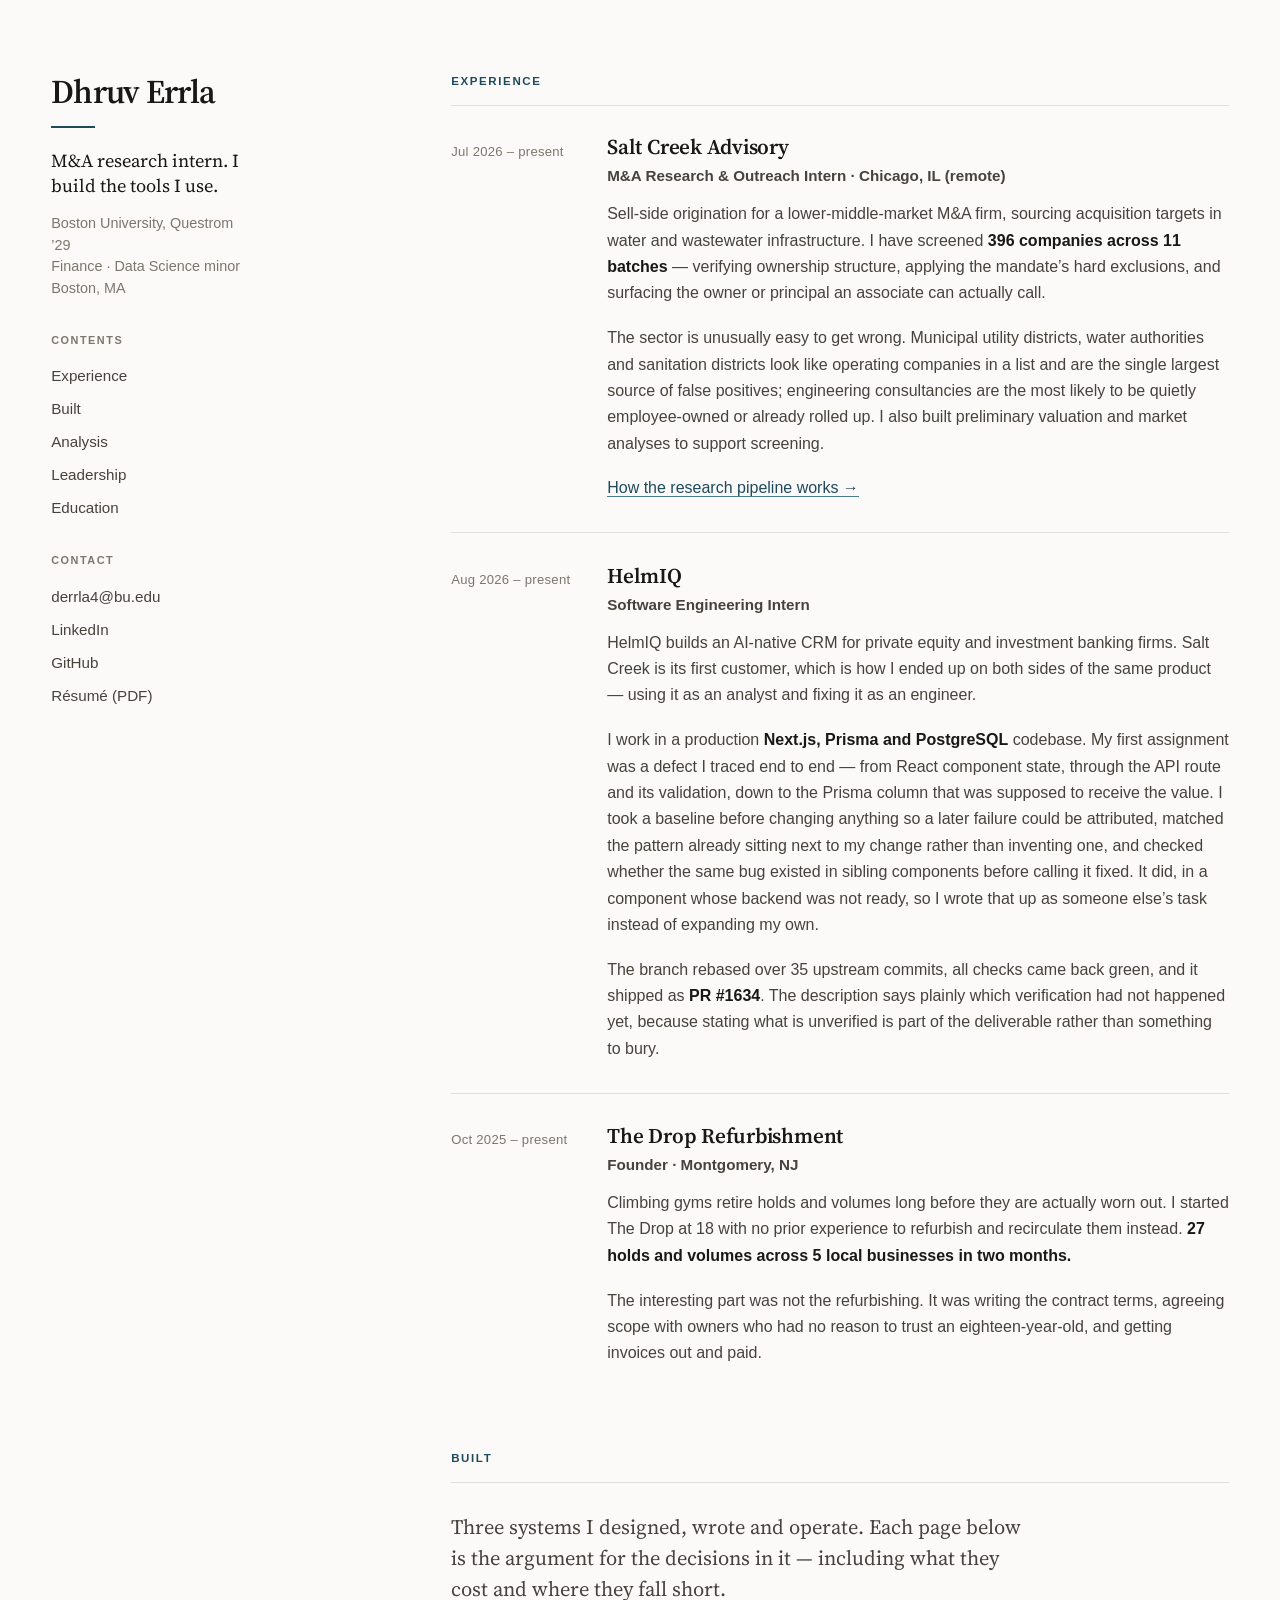
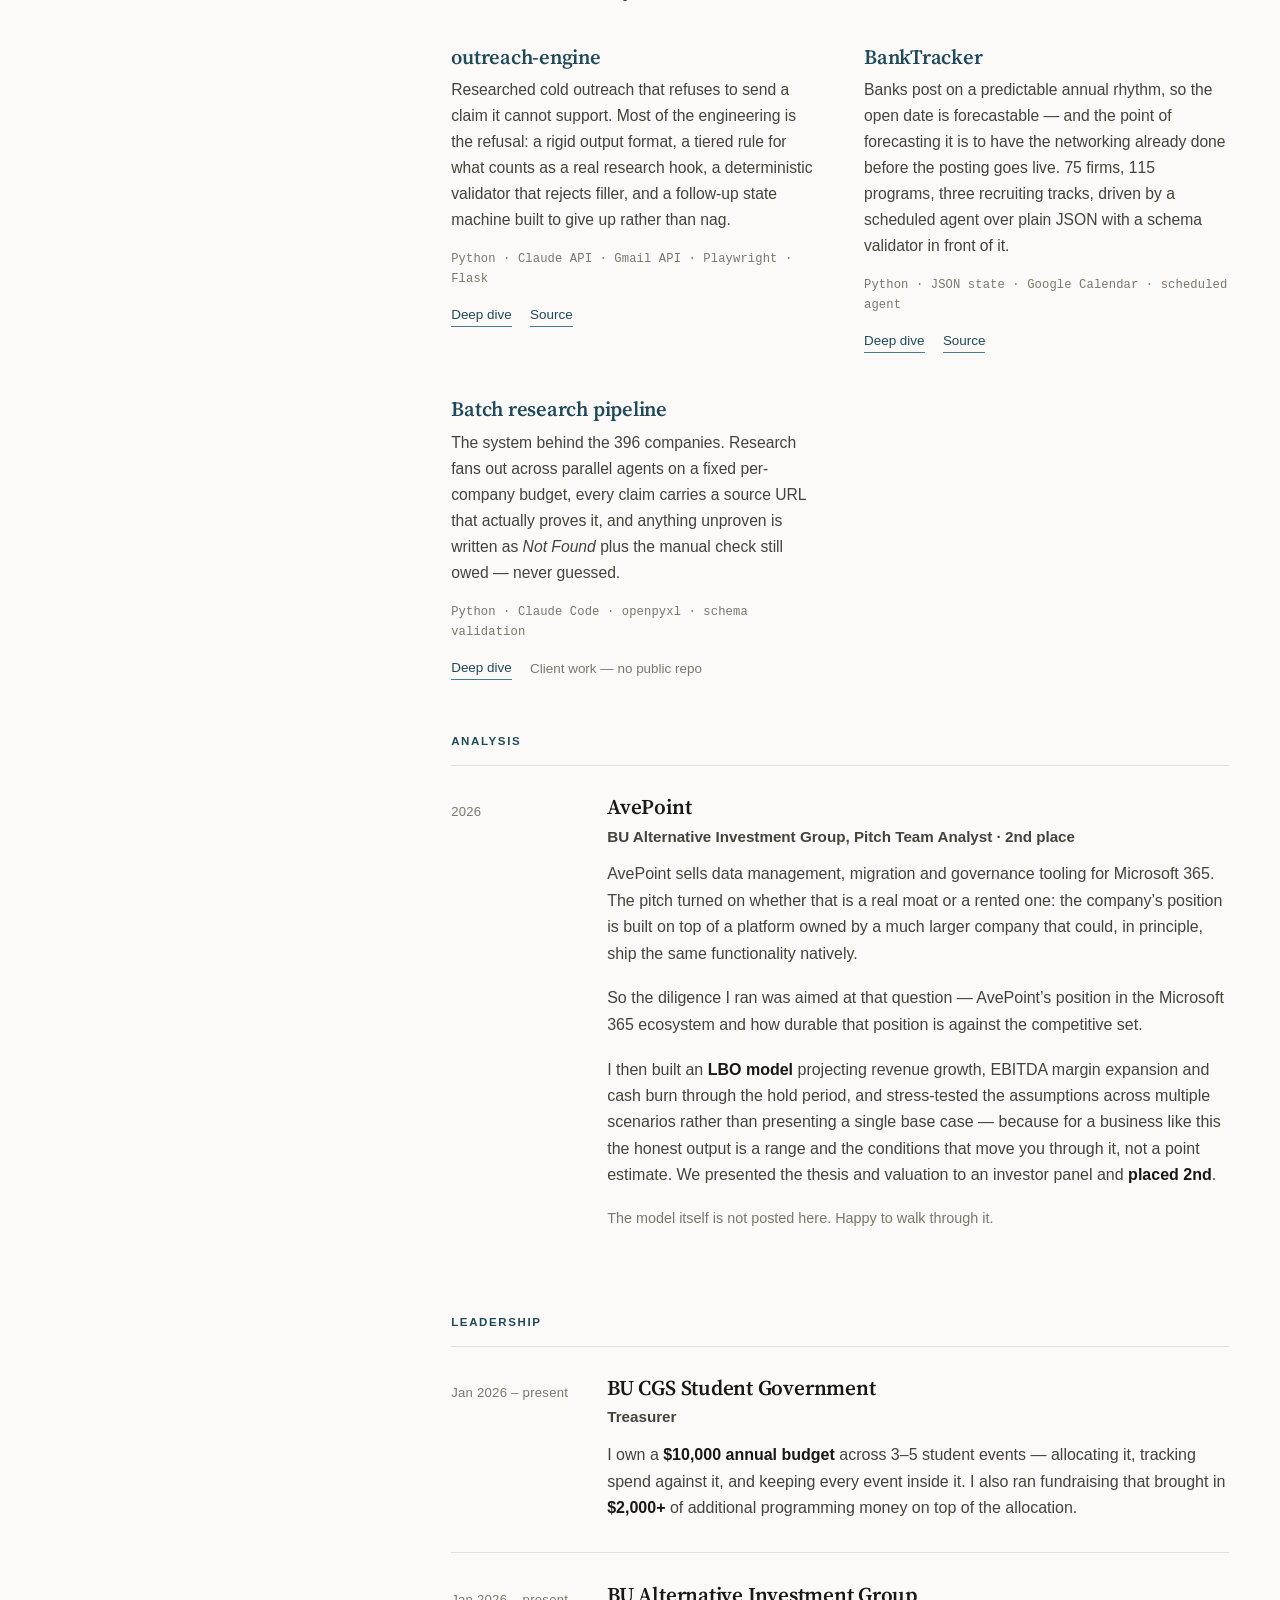
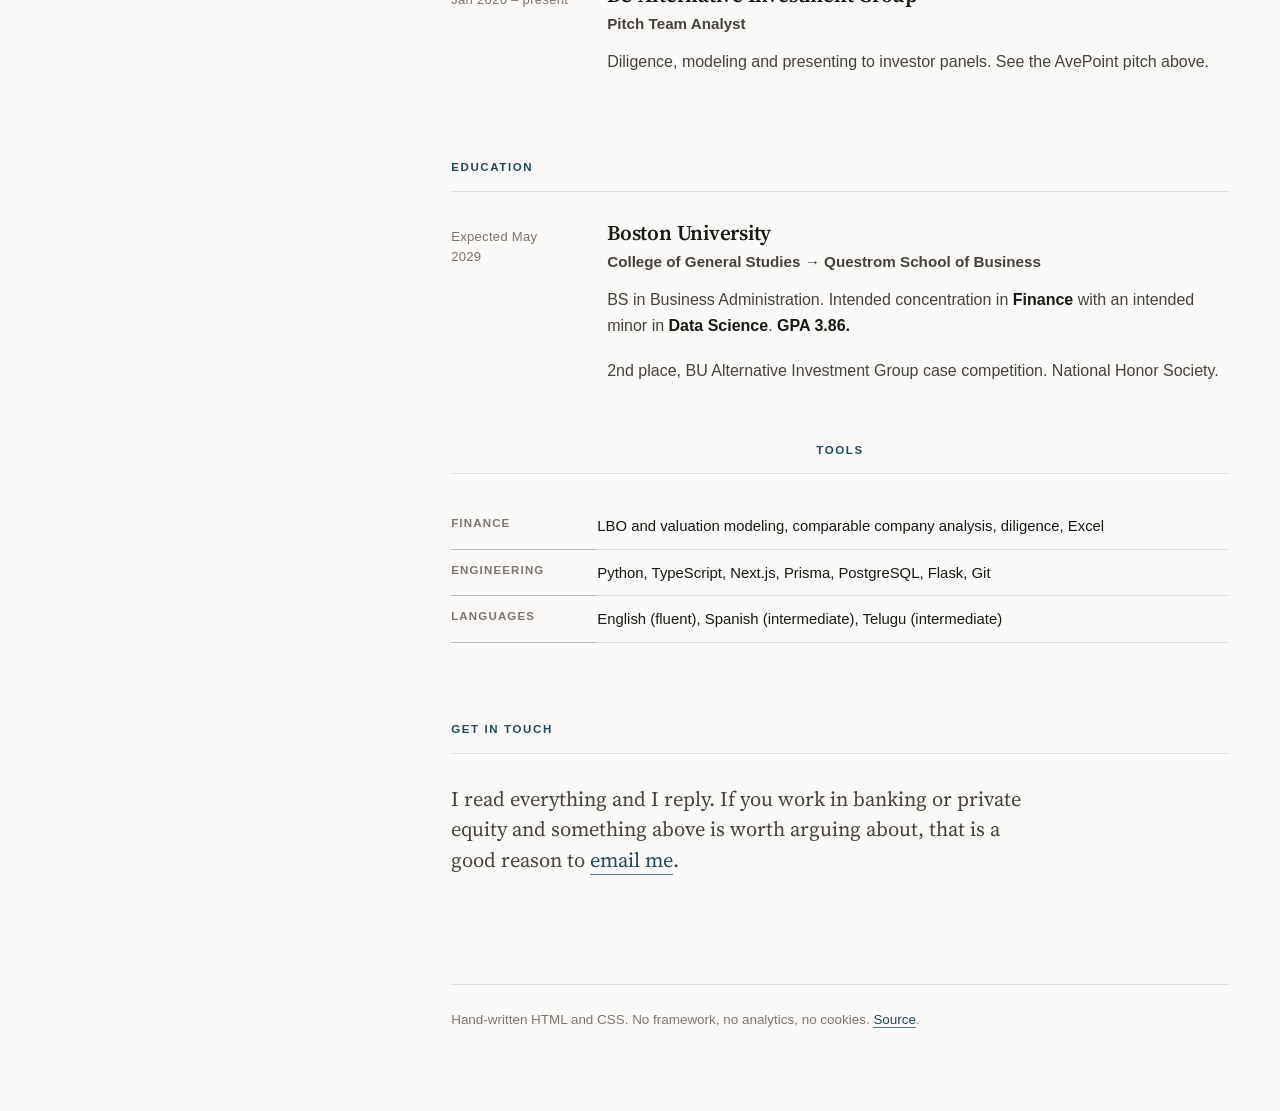
<file: index.html>
<!doctype html>
<html lang="en">
<head>
<meta charset="utf-8">
<meta name="viewport" content="width=device-width, initial-scale=1">
<title>Dhruv Errla</title>
<meta name="description" content="M&amp;A research intern at Salt Creek Advisory and software engineering intern at HelmIQ. Boston University Questrom 2029, finance and data science.">
<meta name="robots" content="noindex, nofollow">
<link rel="preconnect" href="https://fonts.googleapis.com">
<link rel="preconnect" href="https://fonts.gstatic.com" crossorigin>
<link rel="stylesheet" href="https://fonts.googleapis.com/css2?family=Source+Serif+4:ital,opsz,wght@0,8..60,400;0,8..60,600;1,8..60,400&display=swap">
<link rel="stylesheet" href="styles.css">
<link rel="icon" href="data:image/svg+xml,<svg xmlns='http://www.w3.org/2000/svg' viewBox='0 0 100 100'><text y='.9em' font-size='90' font-family='Georgia,serif'>D</text></svg>">
</head>
<body>
<a class="skip" href="#main">Skip to content</a>

<div class="shell">

<aside class="rail">
  <h1 class="rail__name">Dhruv Errla</h1>
  <div class="rule"></div>
  <p class="rail__tagline">M&amp;A research intern. I build the tools I use.</p>
  <p class="rail__affil">Boston University, Questrom &rsquo;29<br>
  Finance &middot; Data Science minor<br>
  Boston, MA</p>

  <nav aria-label="Sections">
    <p class="rail__label">Contents</p>
    <ul class="rail__nav">
      <li><a href="#experience">Experience</a></li>
      <li><a href="#built">Built</a></li>
      <li><a href="#analysis">Analysis</a></li>
      <li><a href="#leadership">Leadership</a></li>
      <li><a href="#education">Education</a></li>
    </ul>
  </nav>

  <p class="rail__label">Contact</p>
  <ul class="rail__contact">
    <li><a href="mailto:derrla4@bu.edu">derrla4@bu.edu</a></li>
    <li><a href="https://www.linkedin.com/in/dhruv-errla4">LinkedIn</a></li>
    <li><a href="https://github.com/derrla4-beep">GitHub</a></li>
    <li><a href="assets/dhruv-errla-resume.pdf">R&eacute;sum&eacute; (PDF)</a></li>
  </ul>
</aside>

<main id="main" class="content">

<section id="experience">
  <p class="label">Experience</p>

  <article class="entry">
    <p class="entry__date">Jul 2026 &ndash; present</p>
    <div class="entry__main">
      <h2 class="entry__org">Salt Creek Advisory</h2>
      <p class="entry__role">M&amp;A Research &amp; Outreach Intern &middot; Chicago, IL (remote)</p>
      <div class="entry__body">
        <p>Sell-side origination for a lower-middle-market M&amp;A firm, sourcing acquisition
        targets in water and wastewater infrastructure. I have screened
        <strong>396 companies across 11 batches</strong> &mdash; verifying ownership structure,
        applying the mandate&rsquo;s hard exclusions, and surfacing the owner or principal an
        associate can actually call.</p>
        <p>The sector is unusually easy to get wrong. Municipal utility districts, water
        authorities and sanitation districts look like operating companies in a list and are
        the single largest source of false positives; engineering consultancies are the most
        likely to be quietly employee-owned or already rolled up. I also built preliminary
        valuation and market analyses to support screening.</p>
        <p><a href="salt-creek.html">How the research pipeline works &rarr;</a></p>
      </div>
    </div>
  </article>

  <article class="entry">
    <p class="entry__date">Aug 2026 &ndash; present</p>
    <div class="entry__main">
      <h2 class="entry__org">HelmIQ</h2>
      <p class="entry__role">Software Engineering Intern</p>
      <div class="entry__body">
        <p>HelmIQ builds an AI-native CRM for private equity and investment banking firms.
        Salt Creek is its first customer, which is how I ended up on both sides of the same
        product &mdash; using it as an analyst and fixing it as an engineer.</p>
        <p>I work in a production <strong>Next.js, Prisma and PostgreSQL</strong> codebase.
        My first assignment was a defect I traced end to end &mdash; from React component state,
        through the API route and its validation, down to the Prisma column that was supposed
        to receive the value. I took a baseline before changing anything so a later failure
        could be attributed, matched the pattern already sitting next to my change rather than
        inventing one, and checked whether the same bug existed in sibling components before
        calling it fixed. It did, in a component whose backend was not ready, so I wrote that
        up as someone else&rsquo;s task instead of expanding my own.</p>
        <p>The branch rebased over 35 upstream commits, all checks came back green, and it
        shipped as <strong>PR&nbsp;#1634</strong>. The description says plainly which
        verification had not happened yet, because stating what is unverified is part of the
        deliverable rather than something to bury.</p>
      </div>
    </div>
  </article>

  <article class="entry">
    <p class="entry__date">Oct 2025 &ndash; present</p>
    <div class="entry__main">
      <h2 class="entry__org">The Drop Refurbishment</h2>
      <p class="entry__role">Founder &middot; Montgomery, NJ</p>
      <div class="entry__body">
        <p>Climbing gyms retire holds and volumes long before they are actually worn out.
        I started The Drop at 18 with no prior experience to refurbish and recirculate them
        instead. <strong>27 holds and volumes across 5 local businesses in two months.</strong></p>
        <p>The interesting part was not the refurbishing. It was writing the contract terms,
        agreeing scope with owners who had no reason to trust an eighteen-year-old, and
        getting invoices out and paid.</p>
      </div>
    </div>
  </article>
</section>

<section id="built">
  <p class="label">Built</p>
  <p class="lede" style="margin-bottom:2.5rem">Three systems I designed, wrote and operate.
  Each page below is the argument for the decisions in it &mdash; including what they cost
  and where they fall short.</p>

  <div class="projects">
    <article class="project">
      <h3 class="project__title"><a href="outreach-engine.html">outreach-engine</a></h3>
      <p class="project__thesis">Researched cold outreach that refuses to send a claim it
      cannot support. Most of the engineering is the refusal: a rigid output format, a tiered
      rule for what counts as a real research hook, a deterministic validator that rejects
      filler, and a follow-up state machine built to give up rather than nag.</p>
      <p class="project__meta">
        <span class="stack">Python &middot; Claude API &middot; Gmail API &middot; Playwright &middot; Flask</span>
      </p>
      <p class="project__meta" style="margin-top:.5rem">
        <a href="outreach-engine.html">Deep dive</a>
        <a href="https://github.com/derrla4-beep/outreach-engine">Source</a>
      </p>
    </article>

    <article class="project">
      <h3 class="project__title"><a href="banktracker.html">BankTracker</a></h3>
      <p class="project__thesis">Banks post on a predictable annual rhythm, so the open date
      is forecastable &mdash; and the point of forecasting it is to have the networking already
      done before the posting goes live. 75 firms, 115 programs, three recruiting tracks,
      driven by a scheduled agent over plain JSON with a schema validator in front of it.</p>
      <p class="project__meta">
        <span class="stack">Python &middot; JSON state &middot; Google Calendar &middot; scheduled agent</span>
      </p>
      <p class="project__meta" style="margin-top:.5rem">
        <a href="banktracker.html">Deep dive</a>
        <a href="https://github.com/derrla4-beep/BankTracker">Source</a>
      </p>
    </article>

    <article class="project">
      <h3 class="project__title"><a href="salt-creek.html">Batch research pipeline</a></h3>
      <p class="project__thesis">The system behind the 396 companies. Research fans out
      across parallel agents on a fixed per-company budget, every claim carries a source URL
      that actually proves it, and anything unproven is written as <em>Not Found</em> plus the
      manual check still owed &mdash; never guessed.</p>
      <p class="project__meta">
        <span class="stack">Python &middot; Claude Code &middot; openpyxl &middot; schema validation</span>
      </p>
      <p class="project__meta" style="margin-top:.5rem">
        <a href="salt-creek.html">Deep dive</a>
        <span>Client work &mdash; no public repo</span>
      </p>
    </article>
  </div>
</section>

<section id="analysis">
  <p class="label">Analysis</p>

  <article class="entry">
    <p class="entry__date">2026</p>
    <div class="entry__main">
      <h2 class="entry__org">AvePoint</h2>
      <p class="entry__role">BU Alternative Investment Group, Pitch Team Analyst &middot; 2nd place</p>
      <div class="entry__body">
        <p>AvePoint sells data management, migration and governance tooling for Microsoft 365.
        The pitch turned on whether that is a real moat or a rented one: the company&rsquo;s
        position is built on top of a platform owned by a much larger company that could, in
        principle, ship the same functionality natively.</p>
        <p>So the diligence I ran was aimed at that question &mdash; AvePoint&rsquo;s position
        in the Microsoft 365 ecosystem and how durable that position is against the competitive
        set.</p>
        <p>I then built an <strong>LBO model</strong> projecting revenue growth, EBITDA margin
        expansion and cash burn through the hold period, and stress-tested the assumptions
        across multiple scenarios rather than presenting a single base case &mdash; because for
        a business like this the honest output is a range and the conditions that move you
        through it, not a point estimate. We presented the thesis and valuation to an investor
        panel and <strong>placed 2nd</strong>.</p>
        <p class="note">The model itself is not posted here. Happy to walk through it.</p>
      </div>
    </div>
  </article>
</section>

<section id="leadership">
  <p class="label">Leadership</p>

  <article class="entry">
    <p class="entry__date">Jan 2026 &ndash; present</p>
    <div class="entry__main">
      <h2 class="entry__org">BU CGS Student Government</h2>
      <p class="entry__role">Treasurer</p>
      <div class="entry__body">
        <p>I own a <strong>$10,000 annual budget</strong> across 3&ndash;5 student events &mdash;
        allocating it, tracking spend against it, and keeping every event inside it. I also
        ran fundraising that brought in <strong>$2,000+</strong> of additional programming
        money on top of the allocation.</p>
      </div>
    </div>
  </article>

  <article class="entry">
    <p class="entry__date">Jan 2026 &ndash; present</p>
    <div class="entry__main">
      <h2 class="entry__org">BU Alternative Investment Group</h2>
      <p class="entry__role">Pitch Team Analyst</p>
      <div class="entry__body">
        <p>Diligence, modeling and presenting to investor panels. See the AvePoint pitch above.</p>
      </div>
    </div>
  </article>
</section>

<section id="education">
  <p class="label">Education</p>

  <article class="entry">
    <p class="entry__date">Expected May 2029</p>
    <div class="entry__main">
      <h2 class="entry__org">Boston University</h2>
      <p class="entry__role">College of General Studies &rarr; Questrom School of Business</p>
      <div class="entry__body">
        <p>BS in Business Administration. Intended concentration in <strong>Finance</strong>
        with an intended minor in <strong>Data Science</strong>. <strong>GPA 3.86.</strong></p>
        <p>2nd place, BU Alternative Investment Group case competition. National Honor Society.</p>
      </div>
    </div>
  </article>

  <div class="scroll">
  <table>
    <caption class="label">Tools</caption>
    <tbody>
      <tr><th scope="row">Finance</th><td>LBO and valuation modeling, comparable company analysis, diligence, Excel</td></tr>
      <tr><th scope="row">Engineering</th><td>Python, TypeScript, Next.js, Prisma, PostgreSQL, Flask, Git</td></tr>
      <tr><th scope="row">Languages</th><td>English (fluent), Spanish (intermediate), Telugu (intermediate)</td></tr>
    </tbody>
  </table>
  </div>
</section>

<section id="contact">
  <p class="label">Get in touch</p>
  <p class="lede">I read everything and I reply. If you work in banking or private equity and
  something above is worth arguing about, that is a good reason to
  <a href="mailto:derrla4@bu.edu">email me</a>.</p>
</section>

<footer class="colophon">
  <p>Hand-written HTML and CSS. No framework, no analytics, no cookies.
  <a href="https://github.com/derrla4-beep/personal-site">Source</a>.</p>
</footer>

</main>
</div>
</body>
</html>
</file>
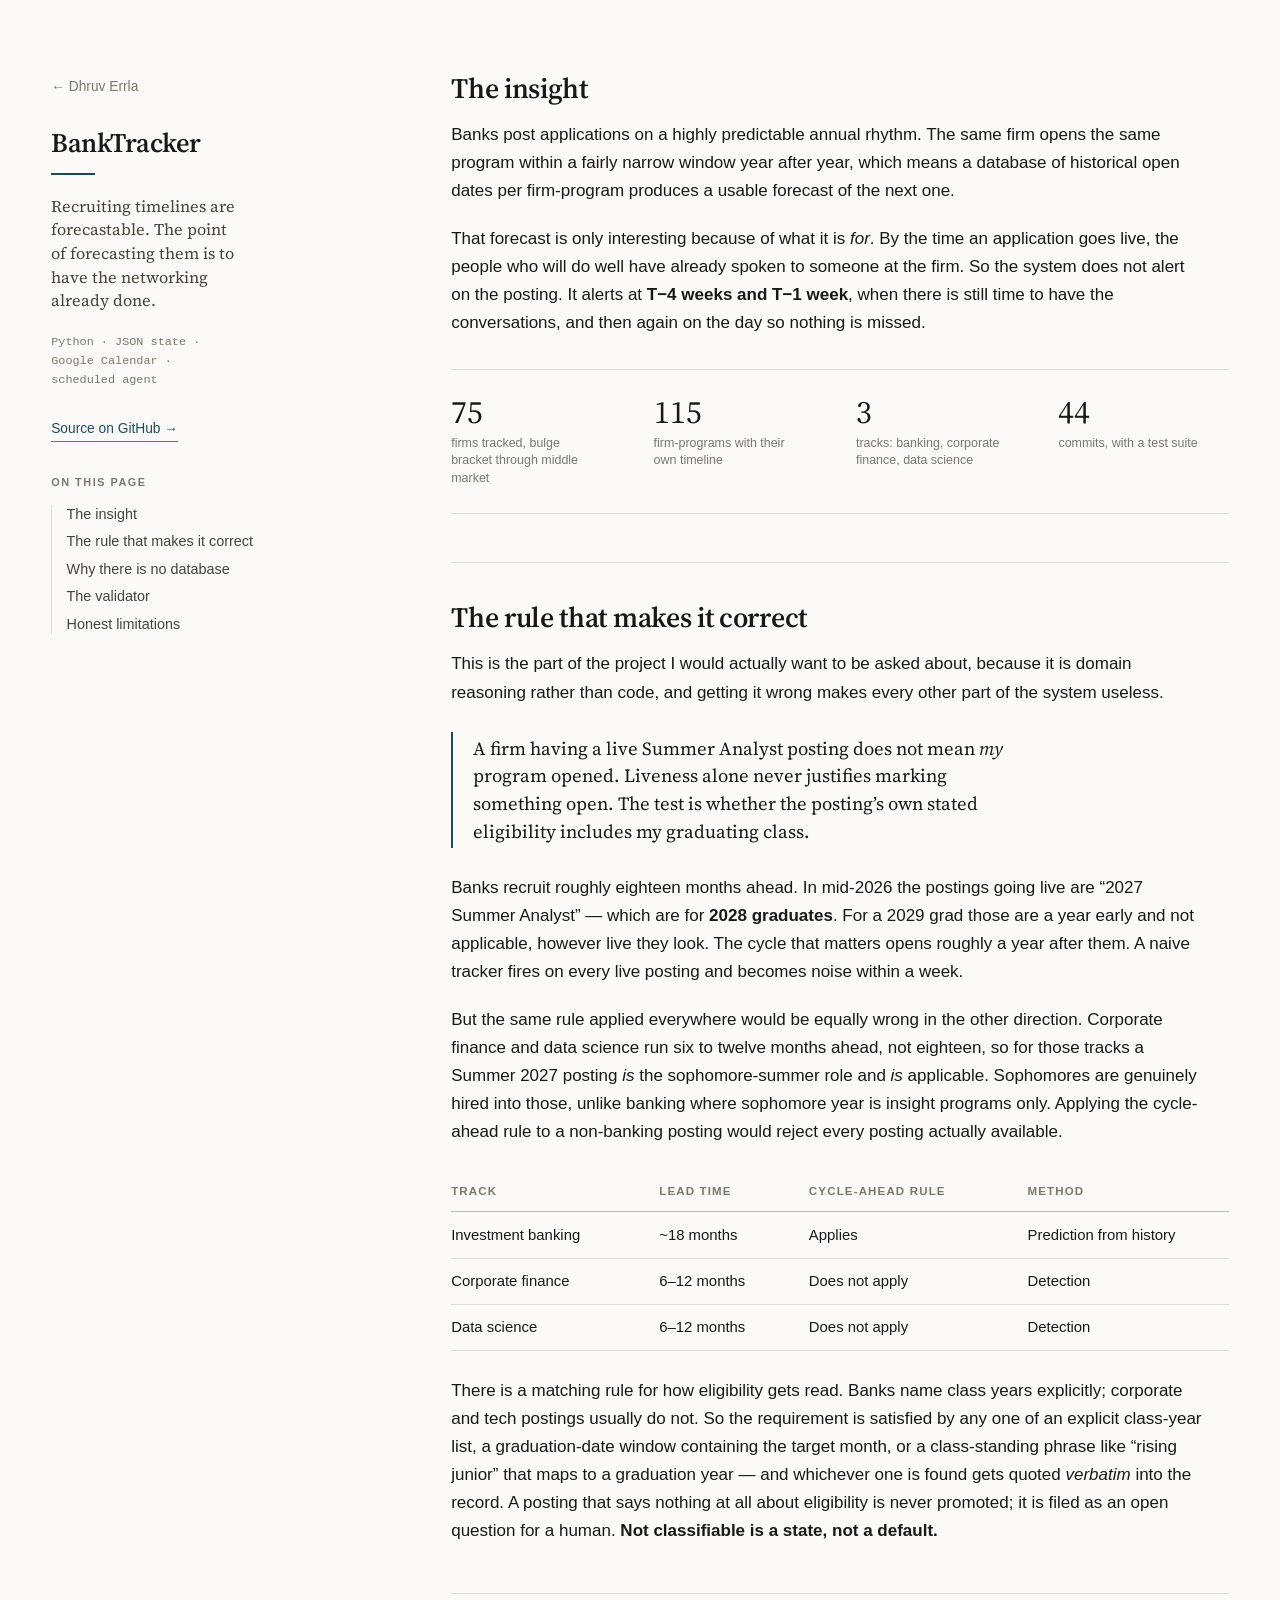
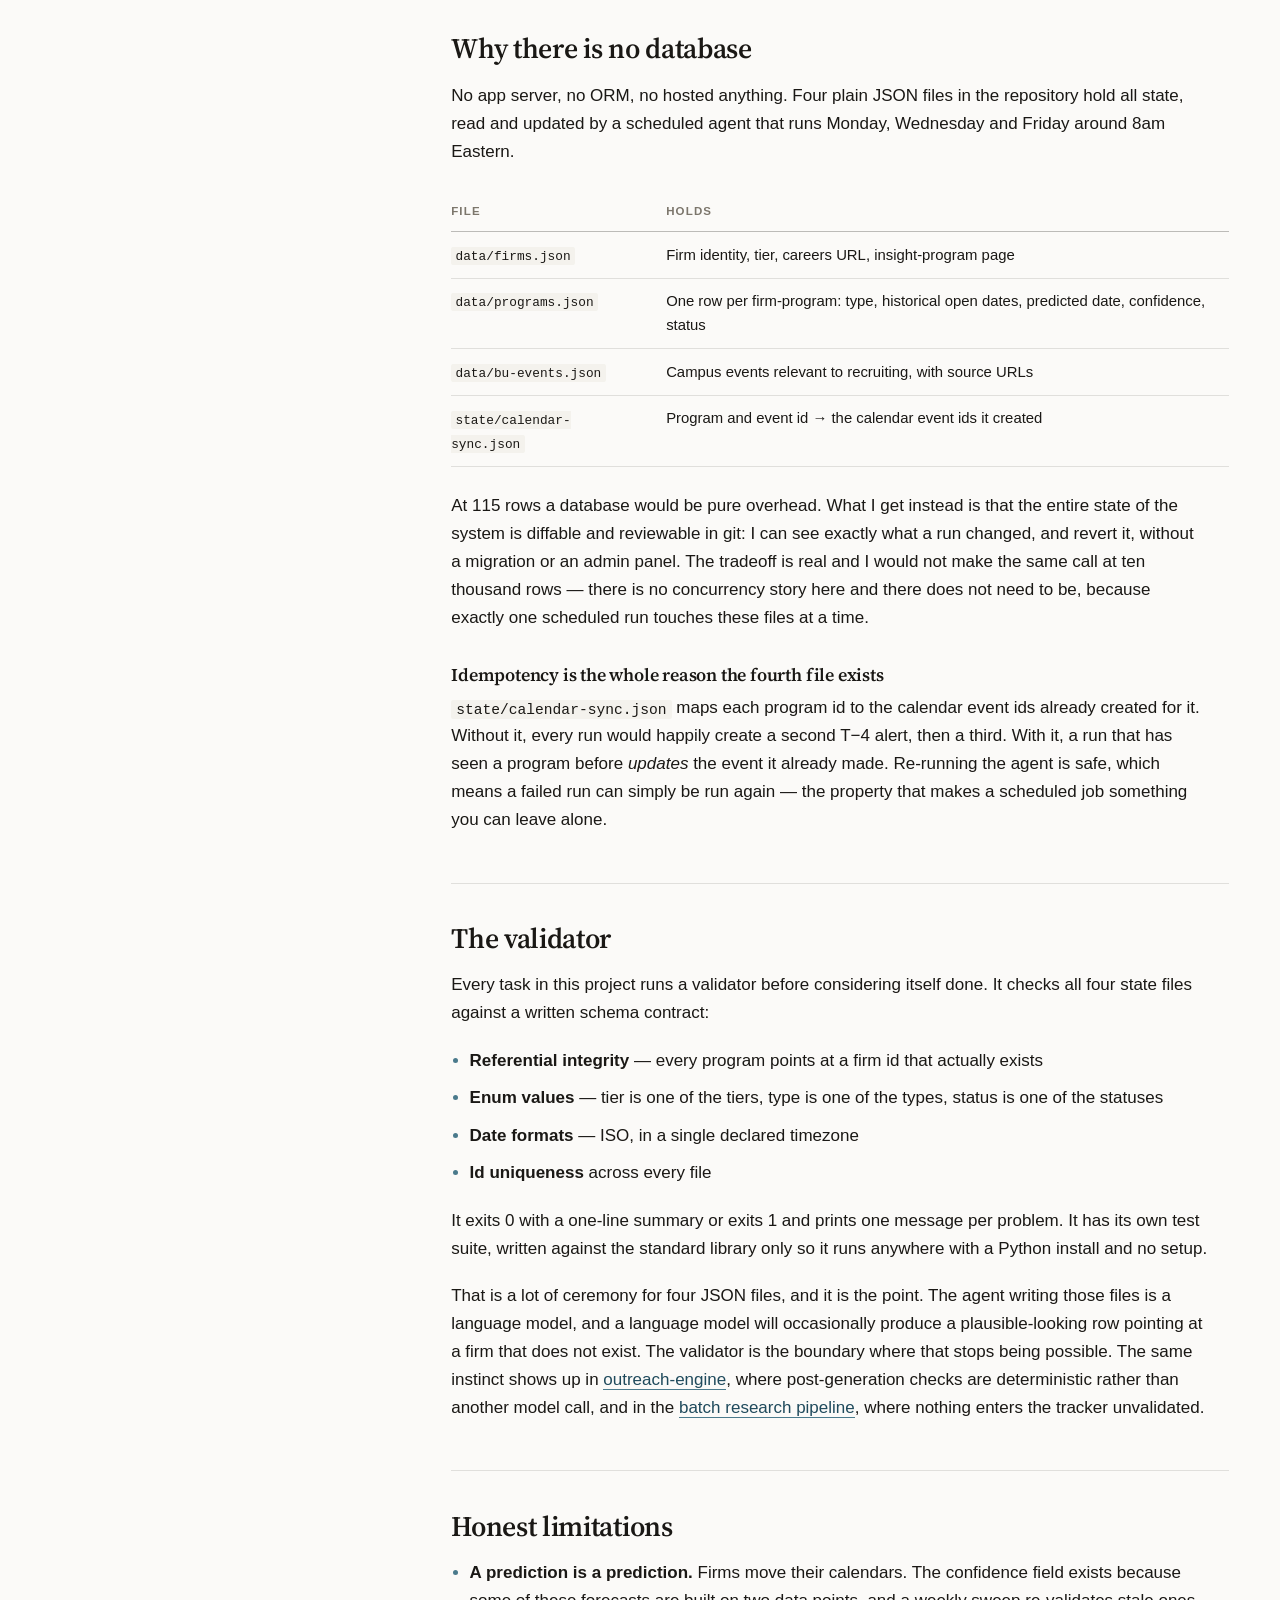
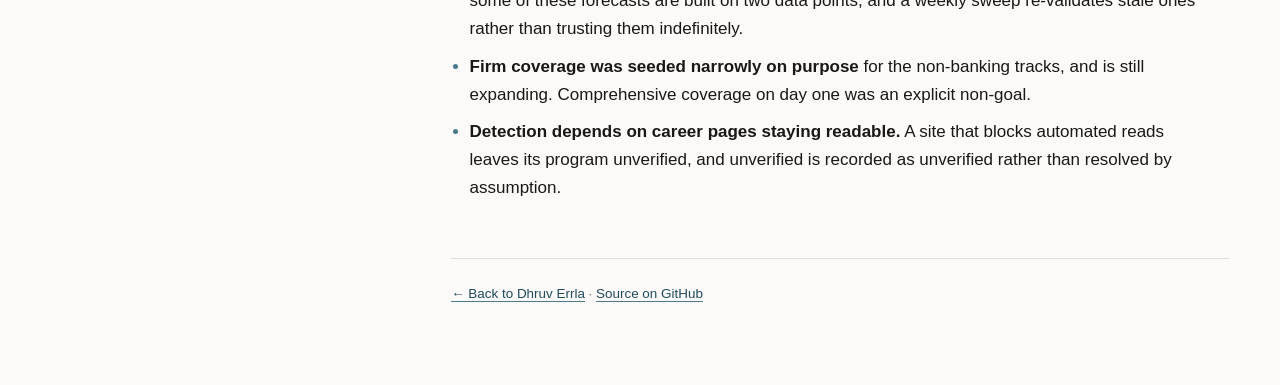
<file: banktracker.html>
<!doctype html>
<html lang="en">
<head>
<meta charset="utf-8">
<meta name="viewport" content="width=device-width, initial-scale=1">
<title>BankTracker &mdash; Dhruv Errla</title>
<meta name="description" content="Forecasting investment banking recruiting timelines across 75 firms and 115 programs, driven by a scheduled agent over plain JSON with a schema validator in front of it.">
<meta name="robots" content="noindex, nofollow">
<link rel="preconnect" href="https://fonts.googleapis.com">
<link rel="preconnect" href="https://fonts.gstatic.com" crossorigin>
<link rel="stylesheet" href="https://fonts.googleapis.com/css2?family=Source+Serif+4:ital,opsz,wght@0,8..60,400;0,8..60,600;1,8..60,400&display=swap">
<link rel="stylesheet" href="styles.css">
<link rel="icon" href="data:image/svg+xml,<svg xmlns='http://www.w3.org/2000/svg' viewBox='0 0 100 100'><text y='.9em' font-size='90' font-family='Georgia,serif'>D</text></svg>">
</head>
<body>
<a class="skip" href="#main">Skip to content</a>

<div class="shell">

<aside class="rail">
  <a class="backlink" href="index.html">&larr; Dhruv Errla</a>
  <h1 class="rail__title">BankTracker</h1>
  <div class="rule"></div>
  <p class="rail__blurb">Recruiting timelines are forecastable. The point of forecasting
  them is to have the networking already done.</p>
  <p class="rail__stack">Python &middot; JSON state &middot; Google Calendar &middot; scheduled agent</p>
  <a class="rail__repo" href="https://github.com/derrla4-beep/BankTracker">Source on GitHub &rarr;</a>

  <nav class="rail__toc" aria-label="On this page">
    <p class="rail__label">On this page</p>
    <ul class="rail__index">
      <li><a href="#the-insight">The insight</a></li>
      <li><a href="#the-rule-that-makes-it-correct">The rule that makes it correct</a></li>
      <li><a href="#why-there-is-no-database">Why there is no database</a></li>
      <li><a href="#the-validator">The validator</a></li>
      <li><a href="#honest-limitations">Honest limitations</a></li>
    </ul>
  </nav>
</aside>

<main id="main" class="content article">

<h2 id="the-insight">The insight</h2>

<p>Banks post applications on a highly predictable annual rhythm. The same firm opens the
same program within a fairly narrow window year after year, which means a database of
historical open dates per firm-program produces a usable forecast of the next one.</p>

<p>That forecast is only interesting because of what it is <em>for</em>. By the time an
application goes live, the people who will do well have already spoken to someone at the
firm. So the system does not alert on the posting. It alerts at <strong>T&minus;4 weeks and
T&minus;1 week</strong>, when there is still time to have the conversations, and then again
on the day so nothing is missed.</p>

<div class="metrics">
  <div><div class="metric__value">75</div><div class="metric__label">firms tracked, bulge bracket through middle market</div></div>
  <div><div class="metric__value">115</div><div class="metric__label">firm-programs with their own timeline</div></div>
  <div><div class="metric__value">3</div><div class="metric__label">tracks: banking, corporate finance, data science</div></div>
  <div><div class="metric__value">44</div><div class="metric__label">commits, with a test suite</div></div>
</div>

<h2 id="the-rule-that-makes-it-correct">The rule that makes it correct</h2>

<p>This is the part of the project I would actually want to be asked about, because it is
domain reasoning rather than code, and getting it wrong makes every other part of the system
useless.</p>

<div class="rulebox">
  <p>A firm having a live Summer Analyst posting does not mean <em>my</em> program opened.
  Liveness alone never justifies marking something open. The test is whether the
  posting&rsquo;s own stated eligibility includes my graduating class.</p>
</div>

<p>Banks recruit roughly eighteen months ahead. In mid-2026 the postings going live are
&ldquo;2027 Summer Analyst&rdquo; &mdash; which are for <strong>2028 graduates</strong>.
For a 2029 grad those are a year early and not applicable, however live they look. The cycle
that matters opens roughly a year after them. A naive tracker fires on every live posting and
becomes noise within a week.</p>

<p>But the same rule applied everywhere would be equally wrong in the other direction.
Corporate finance and data science run six to twelve months ahead, not eighteen, so for those
tracks a Summer 2027 posting <em>is</em> the sophomore-summer role and <em>is</em>
applicable. Sophomores are genuinely hired into those, unlike banking where sophomore year is
insight programs only. Applying the cycle-ahead rule to a non-banking posting would reject
every posting actually available.</p>

<div class="scroll">
<table>
  <thead><tr><th scope="col">Track</th><th scope="col">Lead time</th><th scope="col">Cycle-ahead rule</th><th scope="col">Method</th></tr></thead>
  <tbody>
    <tr><td>Investment banking</td><td>~18 months</td><td>Applies</td><td>Prediction from history</td></tr>
    <tr><td>Corporate finance</td><td>6&ndash;12 months</td><td>Does not apply</td><td>Detection</td></tr>
    <tr><td>Data science</td><td>6&ndash;12 months</td><td>Does not apply</td><td>Detection</td></tr>
  </tbody>
</table>
</div>

<p>There is a matching rule for how eligibility gets read. Banks name class years
explicitly; corporate and tech postings usually do not. So the requirement is satisfied by
any one of an explicit class-year list, a graduation-date window containing the target month,
or a class-standing phrase like &ldquo;rising junior&rdquo; that maps to a graduation year
&mdash; and whichever one is found gets quoted <em>verbatim</em> into the record. A posting
that says nothing at all about eligibility is never promoted; it is filed as an open question
for a human. <strong>Not classifiable is a state, not a default.</strong></p>

<h2 id="why-there-is-no-database">Why there is no database</h2>

<p>No app server, no ORM, no hosted anything. Four plain JSON files in the repository hold
all state, read and updated by a scheduled agent that runs Monday, Wednesday and Friday
around 8am Eastern.</p>

<div class="scroll">
<table>
  <thead><tr><th scope="col">File</th><th scope="col">Holds</th></tr></thead>
  <tbody>
    <tr><td><code>data/firms.json</code></td><td>Firm identity, tier, careers URL, insight-program page</td></tr>
    <tr><td><code>data/programs.json</code></td><td>One row per firm-program: type, historical open dates, predicted date, confidence, status</td></tr>
    <tr><td><code>data/bu-events.json</code></td><td>Campus events relevant to recruiting, with source URLs</td></tr>
    <tr><td><code>state/calendar-sync.json</code></td><td>Program and event id &rarr; the calendar event ids it created</td></tr>
  </tbody>
</table>
</div>

<p>At 115 rows a database would be pure overhead. What I get instead is that the entire state
of the system is diffable and reviewable in git: I can see exactly what a run changed, and
revert it, without a migration or an admin panel. The tradeoff is real and I would not make
the same call at ten thousand rows &mdash; there is no concurrency story here and there does
not need to be, because exactly one scheduled run touches these files at a time.</p>

<h3>Idempotency is the whole reason the fourth file exists</h3>

<p><code>state/calendar-sync.json</code> maps each program id to the calendar event ids
already created for it. Without it, every run would happily create a second T&minus;4 alert,
then a third. With it, a run that has seen a program before <em>updates</em> the event it
already made. Re-running the agent is safe, which means a failed run can simply be run
again &mdash; the property that makes a scheduled job something you can leave alone.</p>

<h2 id="the-validator">The validator</h2>

<p>Every task in this project runs a validator before considering itself done. It checks all
four state files against a written schema contract:</p>

<ul>
  <li><strong>Referential integrity</strong> &mdash; every program points at a firm id that
  actually exists</li>
  <li><strong>Enum values</strong> &mdash; tier is one of the tiers, type is one of the
  types, status is one of the statuses</li>
  <li><strong>Date formats</strong> &mdash; ISO, in a single declared timezone</li>
  <li><strong>Id uniqueness</strong> across every file</li>
</ul>

<p>It exits 0 with a one-line summary or exits 1 and prints one message per problem. It has
its own test suite, written against the standard library only so it runs anywhere with a
Python install and no setup.</p>

<p>That is a lot of ceremony for four JSON files, and it is the point. The agent writing
those files is a language model, and a language model will occasionally produce a
plausible-looking row pointing at a firm that does not exist. The validator is the boundary
where that stops being possible. The same instinct shows up in
<a href="outreach-engine.html">outreach-engine</a>, where post-generation checks are
deterministic rather than another model call, and in the
<a href="salt-creek.html">batch research pipeline</a>, where nothing enters the tracker
unvalidated.</p>

<h2 id="honest-limitations">Honest limitations</h2>

<ul>
  <li><strong>A prediction is a prediction.</strong> Firms move their calendars. The
  confidence field exists because some of these forecasts are built on two data points, and
  a weekly sweep re-validates stale ones rather than trusting them indefinitely.</li>
  <li><strong>Firm coverage was seeded narrowly on purpose</strong> for the non-banking
  tracks, and is still expanding. Comprehensive coverage on day one was an explicit
  non-goal.</li>
  <li><strong>Detection depends on career pages staying readable.</strong> A site that
  blocks automated reads leaves its program unverified, and unverified is recorded as
  unverified rather than resolved by assumption.</li>
</ul>

<footer class="colophon">
  <p><a href="index.html">&larr; Back to Dhruv Errla</a> &middot;
  <a href="https://github.com/derrla4-beep/BankTracker">Source on GitHub</a></p>
</footer>

</main>
</div>
</body>
</html>
</file>
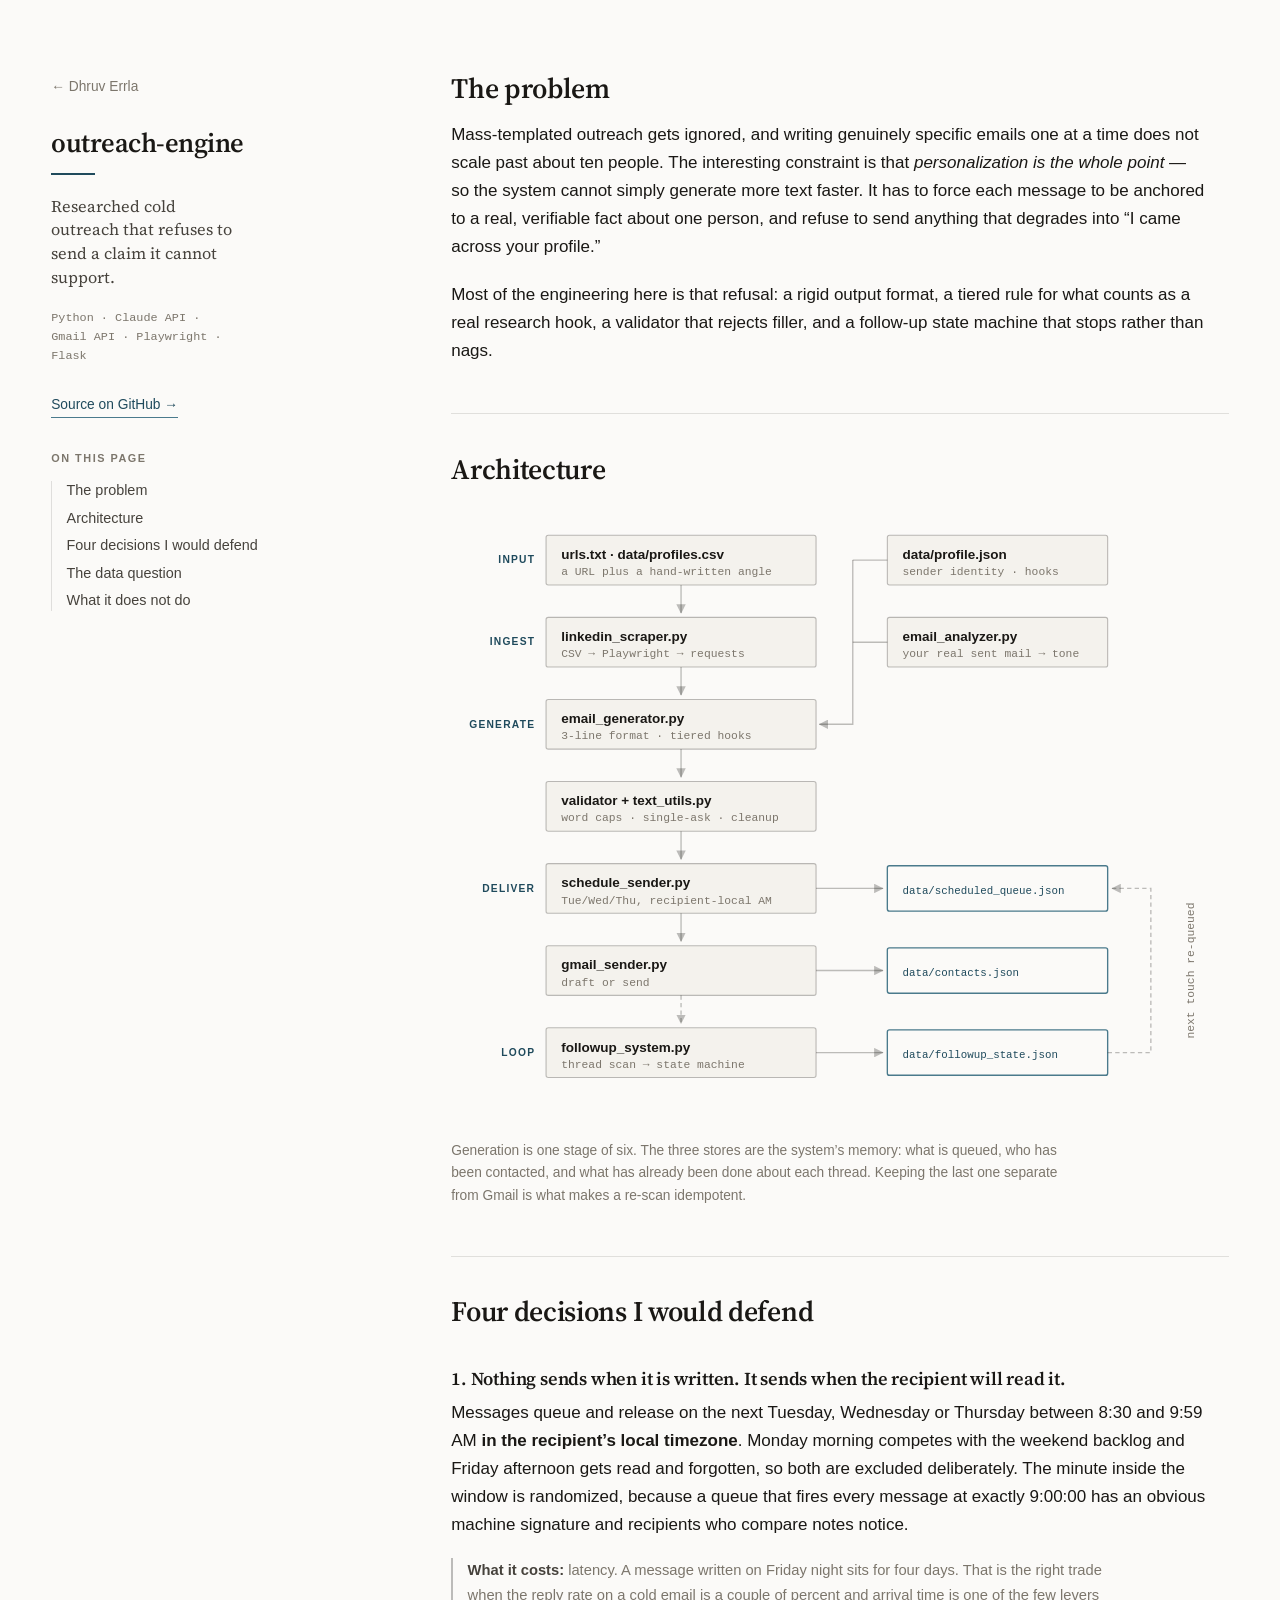
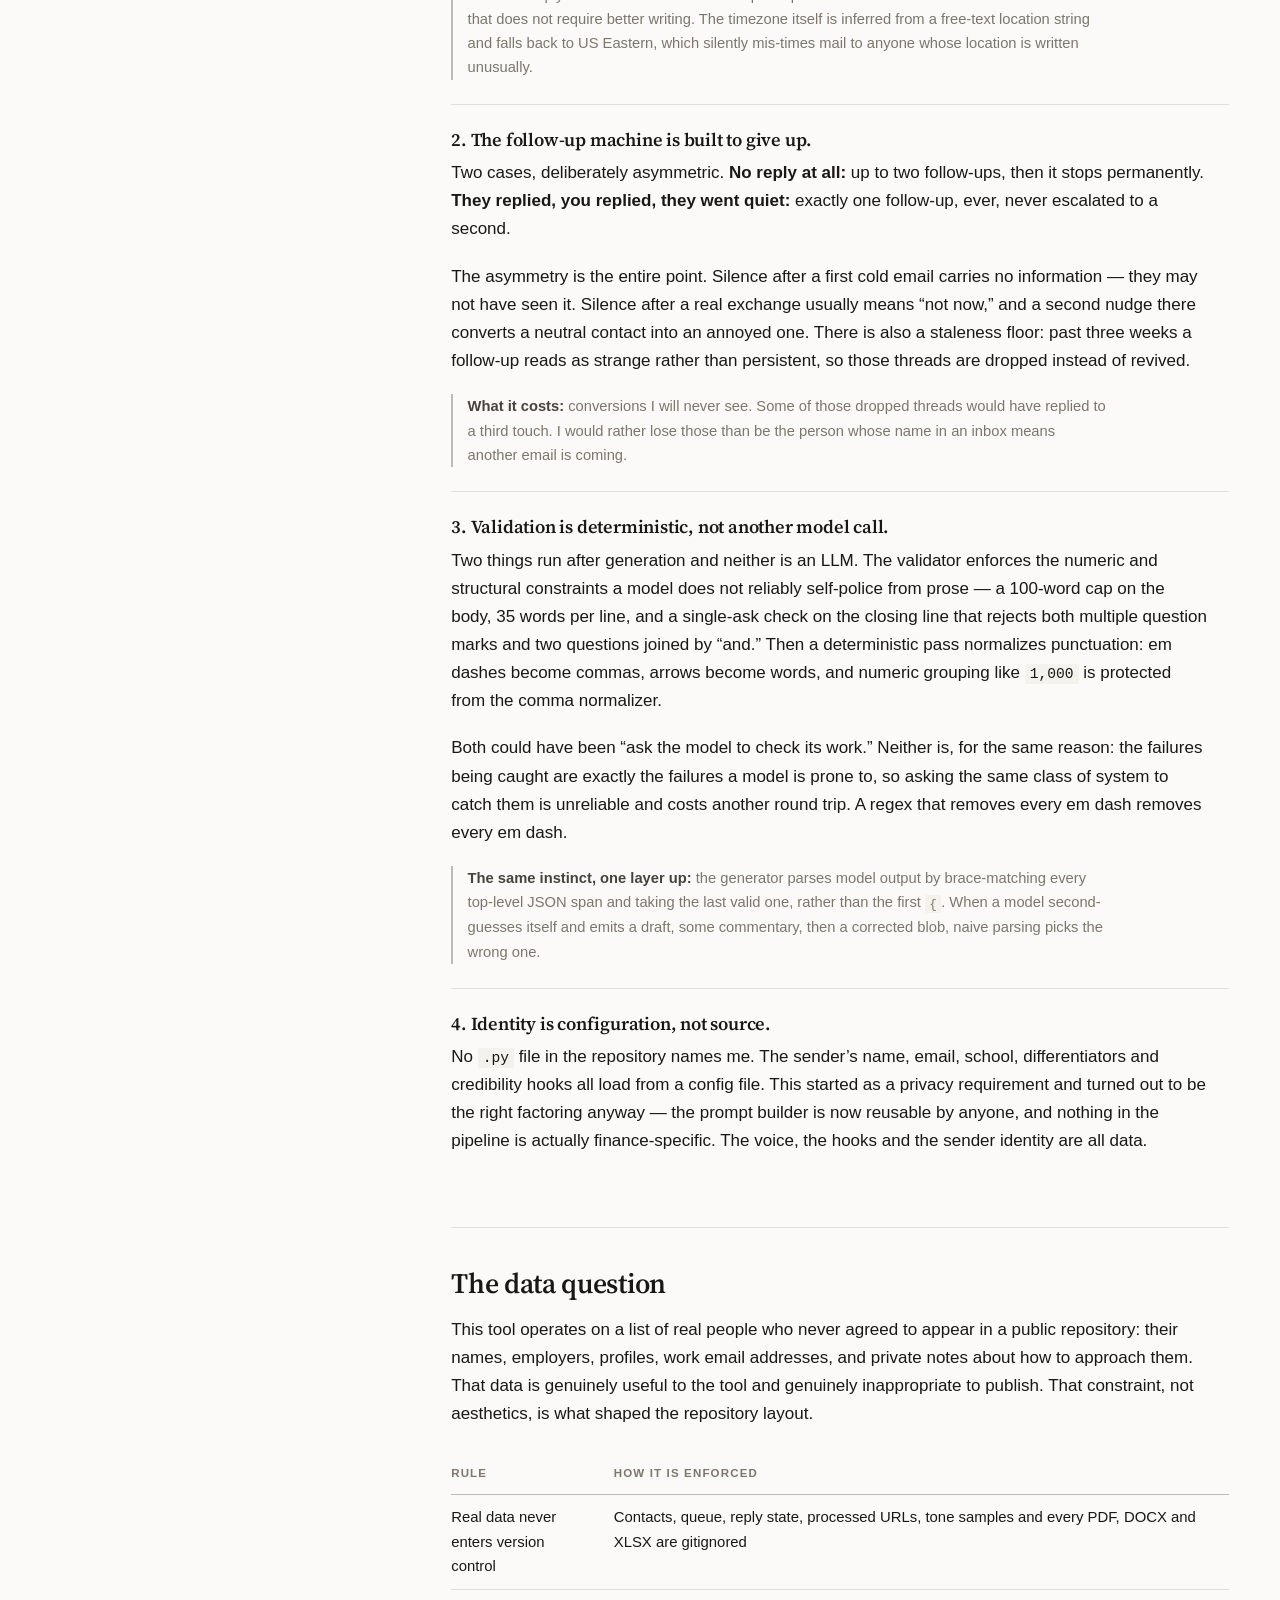
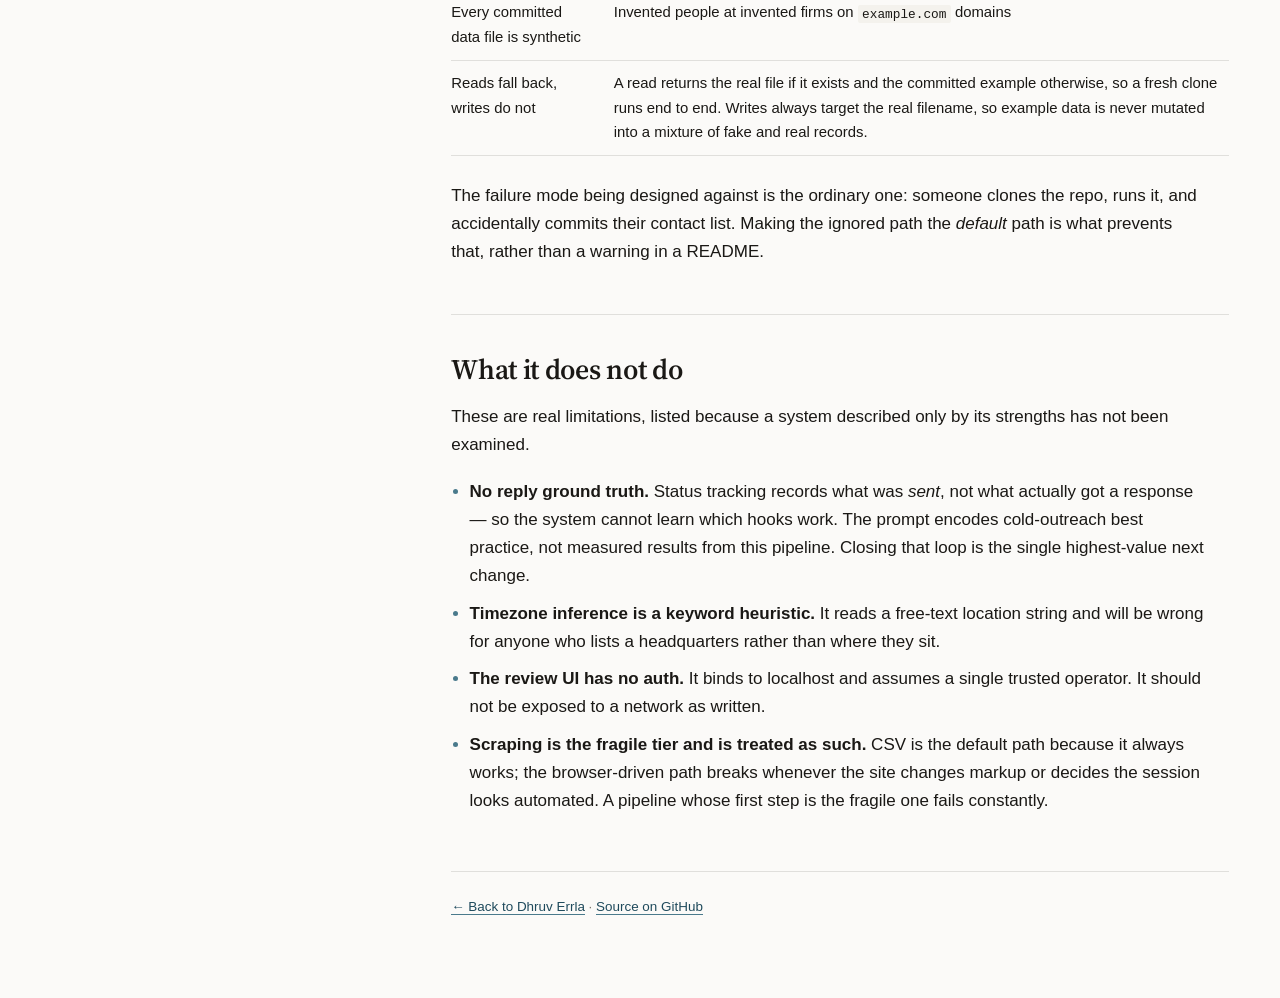
<file: outreach-engine.html>
<!doctype html>
<html lang="en">
<head>
<meta charset="utf-8">
<meta name="viewport" content="width=device-width, initial-scale=1">
<title>outreach-engine &mdash; Dhruv Errla</title>
<meta name="description" content="A cold-outreach pipeline built around refusal: tiered research hooks, deterministic validation, timezone-aware scheduling, and a follow-up state machine designed to give up.">
<meta name="robots" content="noindex, nofollow">
<link rel="preconnect" href="https://fonts.googleapis.com">
<link rel="preconnect" href="https://fonts.gstatic.com" crossorigin>
<link rel="stylesheet" href="https://fonts.googleapis.com/css2?family=Source+Serif+4:ital,opsz,wght@0,8..60,400;0,8..60,600;1,8..60,400&display=swap">
<link rel="stylesheet" href="styles.css">
<link rel="icon" href="data:image/svg+xml,<svg xmlns='http://www.w3.org/2000/svg' viewBox='0 0 100 100'><text y='.9em' font-size='90' font-family='Georgia,serif'>D</text></svg>">
</head>
<body>
<a class="skip" href="#main">Skip to content</a>

<div class="shell">

<aside class="rail">
  <a class="backlink" href="index.html">&larr; Dhruv Errla</a>
  <h1 class="rail__title">outreach-engine</h1>
  <div class="rule"></div>
  <p class="rail__blurb">Researched cold outreach that refuses to send a claim it cannot
  support.</p>
  <p class="rail__stack">Python &middot; Claude API &middot; Gmail API &middot; Playwright &middot; Flask</p>
  <a class="rail__repo" href="https://github.com/derrla4-beep/outreach-engine">Source on GitHub &rarr;</a>

  <nav class="rail__toc" aria-label="On this page">
    <p class="rail__label">On this page</p>
    <ul class="rail__index">
      <li><a href="#the-problem">The problem</a></li>
      <li><a href="#architecture">Architecture</a></li>
      <li><a href="#four-decisions-i-would-defend">Four decisions I would defend</a></li>
      <li><a href="#the-data-question">The data question</a></li>
      <li><a href="#what-it-does-not-do">What it does not do</a></li>
    </ul>
  </nav>
</aside>

<main id="main" class="content article">

<h2 id="the-problem">The problem</h2>

<p>Mass-templated outreach gets ignored, and writing genuinely specific emails one at a
time does not scale past about ten people. The interesting constraint is that
<em>personalization is the whole point</em> &mdash; so the system cannot simply generate
more text faster. It has to force each message to be anchored to a real, verifiable fact
about one person, and refuse to send anything that degrades into &ldquo;I came across your
profile.&rdquo;</p>

<p>Most of the engineering here is that refusal: a rigid output format, a tiered rule for
what counts as a real research hook, a validator that rejects filler, and a follow-up state
machine that stops rather than nags.</p>

<h2 id="architecture">Architecture</h2>

<figure class="diagram">
<div class="scroll">
<svg viewBox="0 0 720 552" role="img" aria-labelledby="diagtitle diagdesc">
  <title id="diagtitle">outreach-engine pipeline</title>
  <desc id="diagdesc">Input feeds ingestion, then generation, then delivery. Sent threads
  feed a follow-up state machine, which queues the next touch back into the scheduler.
  Three JSON files hold state.</desc>
  <defs>
    <marker id="ah" viewBox="0 0 8 8" refX="7.5" refY="4"
            markerWidth="7" markerHeight="7" orient="auto-start-reverse">
      <path d="M0,0 L8,4 L0,8 z" class="d-head"/>
    </marker>
  </defs>

  <!-- lane labels -->
  <text class="d-lane-label" x="78" y="42"  text-anchor="end">INPUT</text>
  <text class="d-lane-label" x="78" y="118" text-anchor="end">INGEST</text>
  <text class="d-lane-label" x="78" y="194" text-anchor="end">GENERATE</text>
  <text class="d-lane-label" x="78" y="346" text-anchor="end">DELIVER</text>
  <text class="d-lane-label" x="78" y="498" text-anchor="end">LOOP</text>

  <!-- main column -->
  <rect class="d-box" x="88" y="16"  width="250" height="46" rx="2"/>
  <text class="d-title" x="102" y="38">urls.txt &middot; data/profiles.csv</text>
  <text class="d-sub"   x="102" y="53">a URL plus a hand-written angle</text>

  <rect class="d-box" x="88" y="92"  width="250" height="46" rx="2"/>
  <text class="d-title" x="102" y="114">linkedin_scraper.py</text>
  <text class="d-sub"   x="102" y="129">CSV &rarr; Playwright &rarr; requests</text>

  <rect class="d-box" x="88" y="168" width="250" height="46" rx="2"/>
  <text class="d-title" x="102" y="190">email_generator.py</text>
  <text class="d-sub"   x="102" y="205">3-line format &middot; tiered hooks</text>

  <rect class="d-box" x="88" y="244" width="250" height="46" rx="2"/>
  <text class="d-title" x="102" y="266">validator + text_utils.py</text>
  <text class="d-sub"   x="102" y="281">word caps &middot; single-ask &middot; cleanup</text>

  <rect class="d-box" x="88" y="320" width="250" height="46" rx="2"/>
  <text class="d-title" x="102" y="342">schedule_sender.py</text>
  <text class="d-sub"   x="102" y="357">Tue/Wed/Thu, recipient-local AM</text>

  <rect class="d-box" x="88" y="396" width="250" height="46" rx="2"/>
  <text class="d-title" x="102" y="418">gmail_sender.py</text>
  <text class="d-sub"   x="102" y="433">draft or send</text>

  <rect class="d-box" x="88" y="472" width="250" height="46" rx="2"/>
  <text class="d-title" x="102" y="494">followup_system.py</text>
  <text class="d-sub"   x="102" y="509">thread scan &rarr; state machine</text>

  <!-- main column arrows -->
  <path class="d-line" d="M213,62  V88"  marker-end="url(#ah)"/>
  <path class="d-line" d="M213,138 V164" marker-end="url(#ah)"/>
  <path class="d-line" d="M213,214 V240" marker-end="url(#ah)"/>
  <path class="d-line" d="M213,290 V316" marker-end="url(#ah)"/>
  <path class="d-line" d="M213,366 V392" marker-end="url(#ah)"/>
  <path class="d-line--soft" d="M213,442 V468" marker-end="url(#ah)"/>

  <!-- side inputs into generation -->
  <rect class="d-box" x="404" y="16"  width="204" height="46" rx="2"/>
  <text class="d-title" x="418" y="38">data/profile.json</text>
  <text class="d-sub"   x="418" y="53">sender identity &middot; hooks</text>

  <rect class="d-box" x="404" y="92"  width="204" height="46" rx="2"/>
  <text class="d-title" x="418" y="114">email_analyzer.py</text>
  <text class="d-sub"   x="418" y="129">your real sent mail &rarr; tone</text>

  <path class="d-line" d="M404,39 H372"/>
  <path class="d-line" d="M404,115 H372"/>
  <path class="d-line" d="M372,39 V191 H341" marker-end="url(#ah)"/>

  <!-- state stores -->
  <rect class="d-store" x="404" y="322" width="204" height="42" rx="2"/>
  <text class="d-store-label" x="418" y="348">data/scheduled_queue.json</text>

  <rect class="d-store" x="404" y="398" width="204" height="42" rx="2"/>
  <text class="d-store-label" x="418" y="424">data/contacts.json</text>

  <rect class="d-store" x="404" y="474" width="204" height="42" rx="2"/>
  <text class="d-store-label" x="418" y="500">data/followup_state.json</text>

  <path class="d-line" d="M338,343 H400" marker-end="url(#ah)"/>
  <path class="d-line" d="M338,419 H400" marker-end="url(#ah)"/>
  <path class="d-line" d="M338,495 H400" marker-end="url(#ah)"/>

  <!-- feedback: follow-up re-queues into the scheduler -->
  <path class="d-line--soft" d="M608,495 H648 V343 H612" marker-end="url(#ah)"/>
  <text class="d-sub" x="688" y="419" transform="rotate(-90 688 419)"
        text-anchor="middle">next touch re-queued</text>
</svg>
</div>
<figcaption>Generation is one stage of six. The three stores are the system&rsquo;s memory:
what is queued, who has been contacted, and what has already been done about each thread.
Keeping the last one separate from Gmail is what makes a re-scan idempotent.</figcaption>
</figure>

<h2 id="four-decisions-i-would-defend">Four decisions I would defend</h2>

<div class="decision">
<h3>1. Nothing sends when it is written. It sends when the recipient will read it.</h3>
<p>Messages queue and release on the next Tuesday, Wednesday or Thursday between 8:30 and
9:59 AM <strong>in the recipient&rsquo;s local timezone</strong>. Monday morning competes
with the weekend backlog and Friday afternoon gets read and forgotten, so both are excluded
deliberately. The minute inside the window is randomized, because a queue that fires every
message at exactly 9:00:00 has an obvious machine signature and recipients who compare notes
notice.</p>
<p class="cost"><strong>What it costs:</strong> latency. A message written on Friday night
sits for four days. That is the right trade when the reply rate on a cold email is a couple
of percent and arrival time is one of the few levers that does not require better writing.
The timezone itself is inferred from a free-text location string and falls back to US
Eastern, which silently mis-times mail to anyone whose location is written unusually.</p>
</div>

<div class="decision">
<h3>2. The follow-up machine is built to give up.</h3>
<p>Two cases, deliberately asymmetric. <strong>No reply at all:</strong> up to two
follow-ups, then it stops permanently. <strong>They replied, you replied, they went
quiet:</strong> exactly one follow-up, ever, never escalated to a second.</p>
<p>The asymmetry is the entire point. Silence after a first cold email carries no
information &mdash; they may not have seen it. Silence after a real exchange usually means
&ldquo;not now,&rdquo; and a second nudge there converts a neutral contact into an annoyed
one. There is also a staleness floor: past three weeks a follow-up reads as strange rather
than persistent, so those threads are dropped instead of revived.</p>
<p class="cost"><strong>What it costs:</strong> conversions I will never see. Some of those
dropped threads would have replied to a third touch. I would rather lose those than be the
person whose name in an inbox means another email is coming.</p>
</div>

<div class="decision">
<h3>3. Validation is deterministic, not another model call.</h3>
<p>Two things run after generation and neither is an LLM. The validator enforces the
numeric and structural constraints a model does not reliably self-police from prose &mdash;
a 100-word cap on the body, 35 words per line, and a single-ask check on the closing line
that rejects both multiple question marks and two questions joined by &ldquo;and.&rdquo;
Then a deterministic pass normalizes punctuation: em dashes become commas, arrows become
words, and numeric grouping like <code>1,000</code> is protected from the comma
normalizer.</p>
<p>Both could have been &ldquo;ask the model to check its work.&rdquo; Neither is, for the
same reason: the failures being caught are exactly the failures a model is prone to, so
asking the same class of system to catch them is unreliable and costs another round trip.
A regex that removes every em dash removes every em dash.</p>
<p class="cost"><strong>The same instinct, one layer up:</strong> the generator parses model
output by brace-matching every top-level JSON span and taking the last valid one, rather
than the first <code>{</code>. When a model second-guesses itself and emits a draft, some
commentary, then a corrected blob, naive parsing picks the wrong one.</p>
</div>

<div class="decision">
<h3>4. Identity is configuration, not source.</h3>
<p>No <code>.py</code> file in the repository names me. The sender&rsquo;s name, email,
school, differentiators and credibility hooks all load from a config file. This started as
a privacy requirement and turned out to be the right factoring anyway &mdash; the prompt
builder is now reusable by anyone, and nothing in the pipeline is actually finance-specific.
The voice, the hooks and the sender identity are all data.</p>
</div>

<h2 id="the-data-question">The data question</h2>

<p>This tool operates on a list of real people who never agreed to appear in a public
repository: their names, employers, profiles, work email addresses, and private notes about
how to approach them. That data is genuinely useful to the tool and genuinely inappropriate
to publish. That constraint, not aesthetics, is what shaped the repository layout.</p>

<div class="scroll">
<table>
  <thead><tr><th scope="col">Rule</th><th scope="col">How it is enforced</th></tr></thead>
  <tbody>
    <tr><td>Real data never enters version control</td><td>Contacts, queue, reply state, processed URLs, tone samples and every PDF, DOCX and XLSX are gitignored</td></tr>
    <tr><td>Every committed data file is synthetic</td><td>Invented people at invented firms on <code>example.com</code> domains</td></tr>
    <tr><td>Reads fall back, writes do not</td><td>A read returns the real file if it exists and the committed example otherwise, so a fresh clone runs end to end. Writes always target the real filename, so example data is never mutated into a mixture of fake and real records.</td></tr>
  </tbody>
</table>
</div>

<p>The failure mode being designed against is the ordinary one: someone clones the repo,
runs it, and accidentally commits their contact list. Making the ignored path the
<em>default</em> path is what prevents that, rather than a warning in a README.</p>

<h2 id="what-it-does-not-do">What it does not do</h2>

<p>These are real limitations, listed because a system described only by its strengths has
not been examined.</p>

<ul>
  <li><strong>No reply ground truth.</strong> Status tracking records what was <em>sent</em>,
  not what actually got a response &mdash; so the system cannot learn which hooks work. The
  prompt encodes cold-outreach best practice, not measured results from this pipeline.
  Closing that loop is the single highest-value next change.</li>
  <li><strong>Timezone inference is a keyword heuristic.</strong> It reads a free-text
  location string and will be wrong for anyone who lists a headquarters rather than where
  they sit.</li>
  <li><strong>The review UI has no auth.</strong> It binds to localhost and assumes a single
  trusted operator. It should not be exposed to a network as written.</li>
  <li><strong>Scraping is the fragile tier and is treated as such.</strong> CSV is the
  default path because it always works; the browser-driven path breaks whenever the site
  changes markup or decides the session looks automated. A pipeline whose first step is the
  fragile one fails constantly.</li>
</ul>

<footer class="colophon">
  <p><a href="index.html">&larr; Back to Dhruv Errla</a> &middot;
  <a href="https://github.com/derrla4-beep/outreach-engine">Source on GitHub</a></p>
</footer>

</main>
</div>
</body>
</html>
</file>
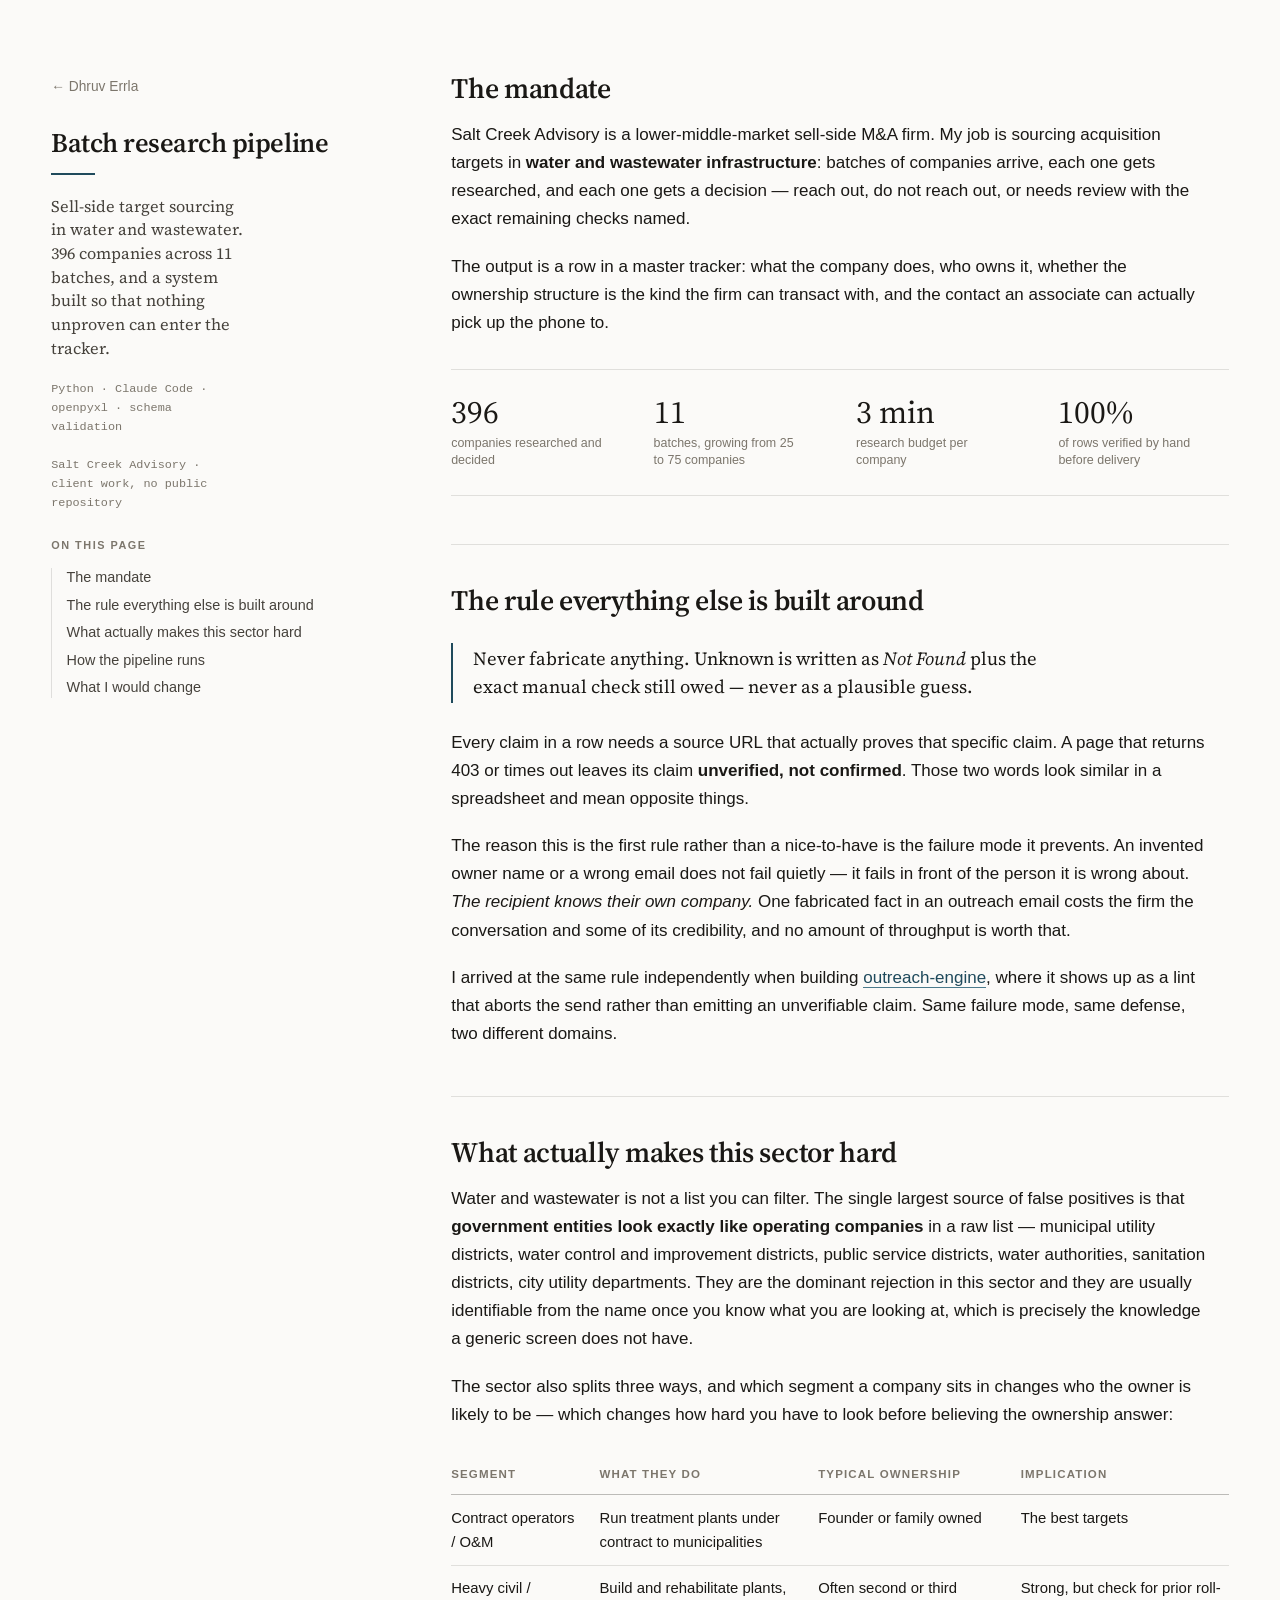
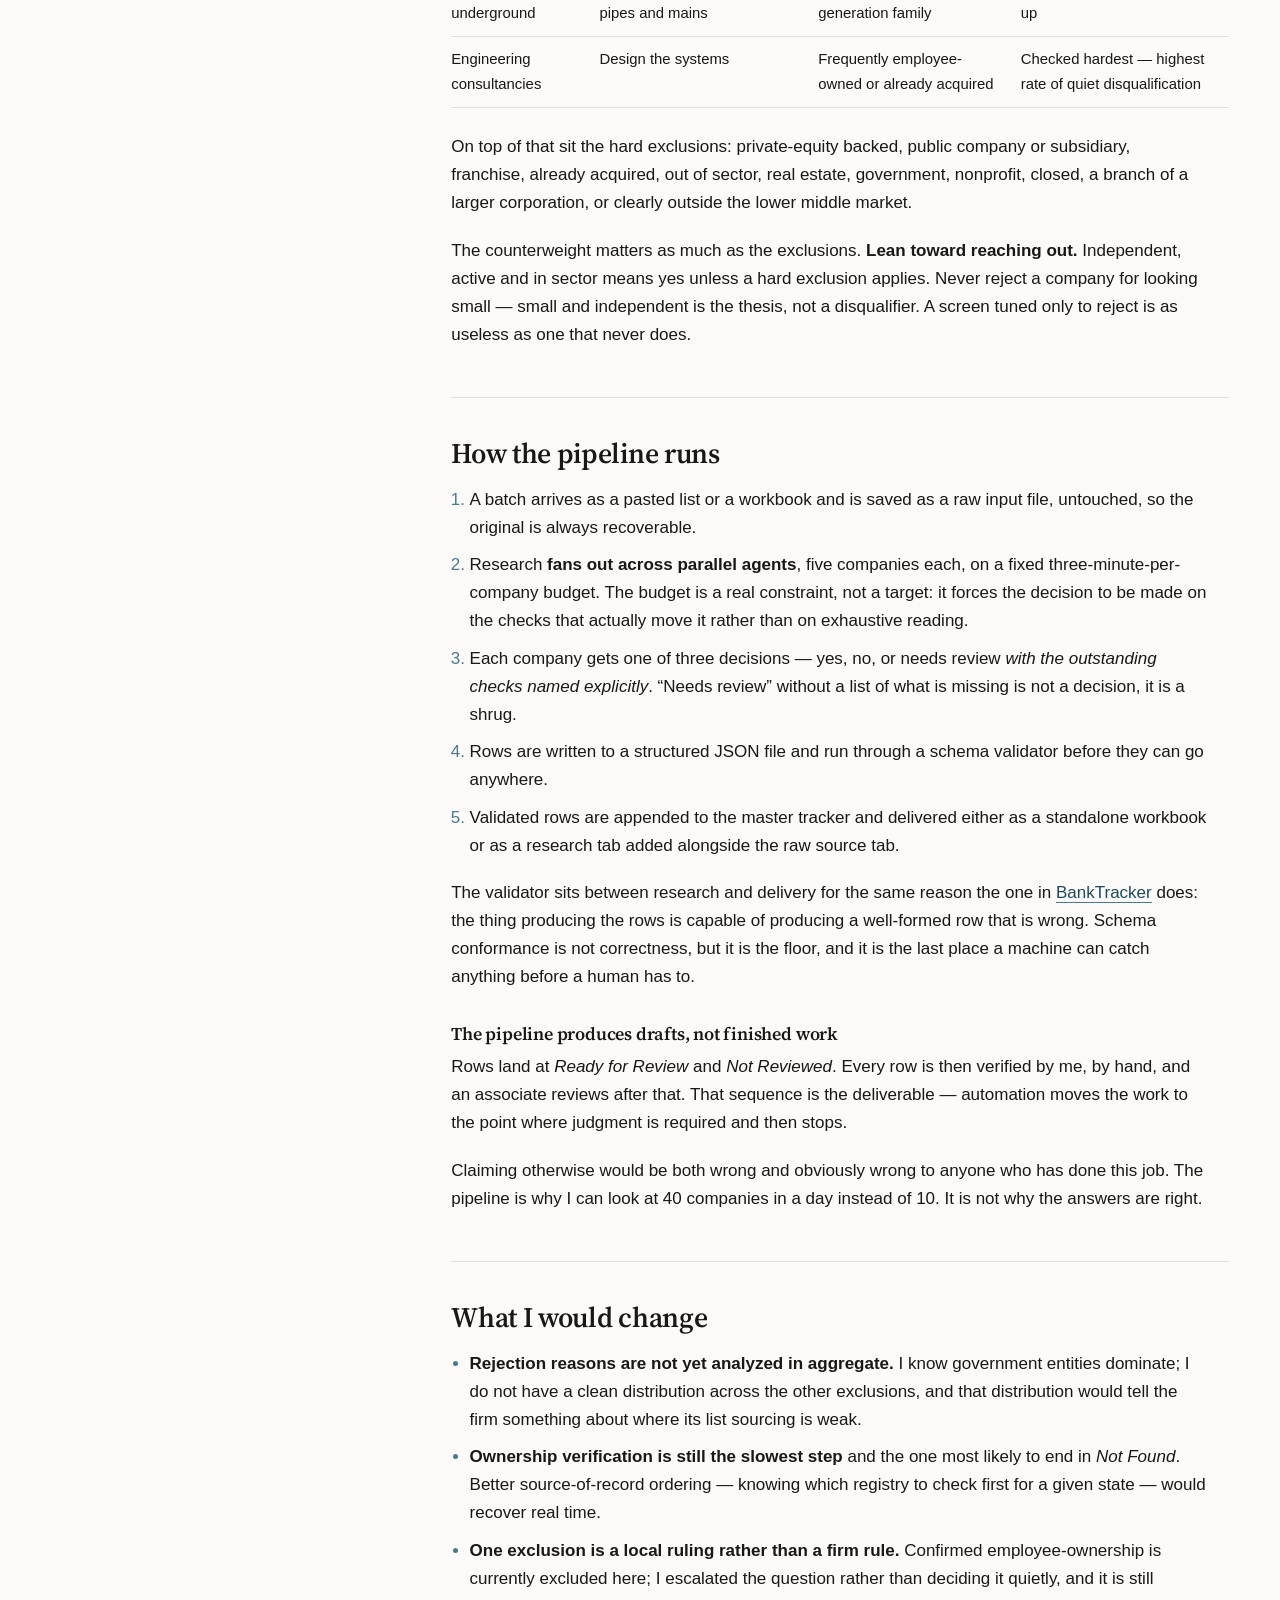
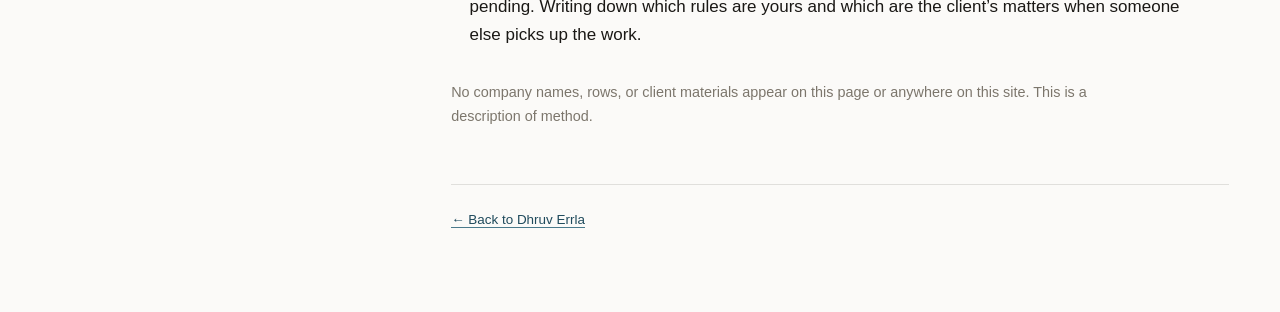
<file: salt-creek.html>
<!doctype html>
<html lang="en">
<head>
<meta charset="utf-8">
<meta name="viewport" content="width=device-width, initial-scale=1">
<title>Batch research pipeline &mdash; Dhruv Errla</title>
<meta name="description" content="Sell-side target sourcing in water and wastewater infrastructure: 396 companies across 11 batches, with a research pipeline built so that nothing unproven can enter the tracker.">
<meta name="robots" content="noindex, nofollow">
<link rel="preconnect" href="https://fonts.googleapis.com">
<link rel="preconnect" href="https://fonts.gstatic.com" crossorigin>
<link rel="stylesheet" href="https://fonts.googleapis.com/css2?family=Source+Serif+4:ital,opsz,wght@0,8..60,400;0,8..60,600;1,8..60,400&display=swap">
<link rel="stylesheet" href="styles.css">
<link rel="icon" href="data:image/svg+xml,<svg xmlns='http://www.w3.org/2000/svg' viewBox='0 0 100 100'><text y='.9em' font-size='90' font-family='Georgia,serif'>D</text></svg>">
</head>
<body>
<a class="skip" href="#main">Skip to content</a>

<div class="shell">

<aside class="rail">
  <a class="backlink" href="index.html">&larr; Dhruv Errla</a>
  <h1 class="rail__title">Batch research pipeline</h1>
  <div class="rule"></div>
  <p class="rail__blurb">Sell-side target sourcing in water and wastewater. 396 companies
  across 11 batches, and a system built so that nothing unproven can enter the tracker.</p>
  <p class="rail__stack">Python &middot; Claude Code &middot; openpyxl &middot; schema validation<br><br>
  Salt Creek Advisory &middot; client work, no public repository</p>

  <nav class="rail__toc" aria-label="On this page">
    <p class="rail__label">On this page</p>
    <ul class="rail__index">
      <li><a href="#the-mandate">The mandate</a></li>
      <li><a href="#the-rule-everything-else-is-built-around">The rule everything else is built around</a></li>
      <li><a href="#what-actually-makes-this-sector-hard">What actually makes this sector hard</a></li>
      <li><a href="#how-the-pipeline-runs">How the pipeline runs</a></li>
      <li><a href="#what-i-would-change">What I would change</a></li>
    </ul>
  </nav>
</aside>

<main id="main" class="content article">

<h2 id="the-mandate">The mandate</h2>

<p>Salt Creek Advisory is a lower-middle-market sell-side M&amp;A firm. My job is sourcing
acquisition targets in <strong>water and wastewater infrastructure</strong>: batches of
companies arrive, each one gets researched, and each one gets a decision &mdash; reach out,
do not reach out, or needs review with the exact remaining checks named.</p>

<p>The output is a row in a master tracker: what the company does, who owns it, whether the
ownership structure is the kind the firm can transact with, and the contact an associate can
actually pick up the phone to.</p>

<div class="metrics">
  <div><div class="metric__value">396</div><div class="metric__label">companies researched and decided</div></div>
  <div><div class="metric__value">11</div><div class="metric__label">batches, growing from 25 to 75 companies</div></div>
  <div><div class="metric__value">3&nbsp;min</div><div class="metric__label">research budget per company</div></div>
  <div><div class="metric__value">100%</div><div class="metric__label">of rows verified by hand before delivery</div></div>
</div>

<h2 id="the-rule-everything-else-is-built-around">The rule everything else is built around</h2>

<div class="rulebox">
  <p>Never fabricate anything. Unknown is written as <em>Not Found</em> plus the exact manual
  check still owed &mdash; never as a plausible guess.</p>
</div>

<p>Every claim in a row needs a source URL that actually proves that specific claim. A page
that returns 403 or times out leaves its claim <strong>unverified, not confirmed</strong>.
Those two words look similar in a spreadsheet and mean opposite things.</p>

<p>The reason this is the first rule rather than a nice-to-have is the failure mode it
prevents. An invented owner name or a wrong email does not fail quietly &mdash; it fails in
front of the person it is wrong about. <em>The recipient knows their own company.</em> One
fabricated fact in an outreach email costs the firm the conversation and some of its
credibility, and no amount of throughput is worth that.</p>

<p>I arrived at the same rule independently when building
<a href="outreach-engine.html">outreach-engine</a>, where it shows up as a lint that aborts
the send rather than emitting an unverifiable claim. Same failure mode, same defense, two
different domains.</p>

<h2 id="what-actually-makes-this-sector-hard">What actually makes this sector hard</h2>

<p>Water and wastewater is not a list you can filter. The single largest source of false
positives is that <strong>government entities look exactly like operating companies</strong>
in a raw list &mdash; municipal utility districts, water control and improvement districts,
public service districts, water authorities, sanitation districts, city utility departments.
They are the dominant rejection in this sector and they are usually identifiable from the
name once you know what you are looking at, which is precisely the knowledge a generic
screen does not have.</p>

<p>The sector also splits three ways, and which segment a company sits in changes who the
owner is likely to be &mdash; which changes how hard you have to look before believing the
ownership answer:</p>

<div class="scroll">
<table>
  <thead><tr><th scope="col">Segment</th><th scope="col">What they do</th><th scope="col">Typical ownership</th><th scope="col">Implication</th></tr></thead>
  <tbody>
    <tr>
      <td>Contract operators / O&amp;M</td>
      <td>Run treatment plants under contract to municipalities</td>
      <td>Founder or family owned</td>
      <td>The best targets</td>
    </tr>
    <tr>
      <td>Heavy civil / underground</td>
      <td>Build and rehabilitate plants, pipes and mains</td>
      <td>Often second or third generation family</td>
      <td>Strong, but check for prior roll-up</td>
    </tr>
    <tr>
      <td>Engineering consultancies</td>
      <td>Design the systems</td>
      <td>Frequently employee-owned or already acquired</td>
      <td>Checked hardest &mdash; highest rate of quiet disqualification</td>
    </tr>
  </tbody>
</table>
</div>

<p>On top of that sit the hard exclusions: private-equity backed, public company or
subsidiary, franchise, already acquired, out of sector, real estate, government, nonprofit,
closed, a branch of a larger corporation, or clearly outside the lower middle market.</p>

<p>The counterweight matters as much as the exclusions. <strong>Lean toward reaching
out.</strong> Independent, active and in sector means yes unless a hard exclusion applies.
Never reject a company for looking small &mdash; small and independent is the thesis, not a
disqualifier. A screen tuned only to reject is as useless as one that never does.</p>

<h2 id="how-the-pipeline-runs">How the pipeline runs</h2>

<ol>
  <li>A batch arrives as a pasted list or a workbook and is
  saved as a raw input file, untouched, so the original is always recoverable.</li>
  <li>Research <strong>fans out across parallel agents</strong>,
  five companies each, on a fixed three-minute-per-company budget. The budget is a real
  constraint, not a target: it forces the decision to be made on the checks that actually
  move it rather than on exhaustive reading.</li>
  <li>Each company gets one of three decisions &mdash; yes, no,
  or needs review <em>with the outstanding checks named explicitly</em>. &ldquo;Needs
  review&rdquo; without a list of what is missing is not a decision, it is a shrug.</li>
  <li>Rows are written to a structured JSON file and run through
  a schema validator before they can go anywhere.</li>
  <li>Validated rows are appended to the master tracker and delivered either as a standalone
  workbook or as a research tab added alongside the raw source tab.</li>
</ol>

<p>The validator sits between research and delivery for the same reason the one in
<a href="banktracker.html">BankTracker</a> does: the thing producing the rows is capable of
producing a well-formed row that is wrong. Schema conformance is not correctness, but it is
the floor, and it is the last place a machine can catch anything before a human has to.</p>

<h3>The pipeline produces drafts, not finished work</h3>

<p>Rows land at <em>Ready for Review</em> and <em>Not Reviewed</em>. Every row is then
verified by me, by hand, and an associate reviews after that. That sequence is the
deliverable &mdash; automation moves the work to the point where judgment is required and
then stops.</p>

<p>Claiming otherwise would be both wrong and obviously wrong to anyone who has done this
job. The pipeline is why I can look at 40 companies in a day instead of 10. It is not why the
answers are right.</p>

<h2 id="what-i-would-change">What I would change</h2>

<ul>
  <li><strong>Rejection reasons are not yet analyzed in aggregate.</strong> I know
  government entities dominate; I do not have a clean distribution across the other
  exclusions, and that distribution would tell the firm something about where its list
  sourcing is weak.</li>
  <li><strong>Ownership verification is still the slowest step</strong> and the one most
  likely to end in <em>Not Found</em>. Better source-of-record ordering &mdash; knowing which
  registry to check first for a given state &mdash; would recover real time.</li>
  <li><strong>One exclusion is a local ruling rather than a firm rule.</strong> Confirmed
  employee-ownership is currently excluded here; I escalated the question rather than
  deciding it quietly, and it is still pending. Writing down which rules are yours and which
  are the client&rsquo;s matters when someone else picks up the work.</li>
</ul>

<p class="note" style="margin-top:2rem">No company names, rows, or client materials appear
on this page or anywhere on this site. This is a description of method.</p>

<footer class="colophon">
  <p><a href="index.html">&larr; Back to Dhruv Errla</a></p>
</footer>

</main>
</div>
</body>
</html>
</file>
<file: styles.css>
/* ============================================================
   Design tokens. Everything below reads from these.
   Light palette on bare :root; dark redefines tokens only.
   ============================================================ */

:root {
  --ground:        #FBFAF8;
  --ground-inset:  #F4F2ED;
  --ink:           #1A1815;
  --ink-soft:      #46423C;
  --muted:         #7C766C;
  --accent:        #1F4A5C;
  --accent-quiet:  #4A7A8C;
  --rule:          rgba(26, 24, 21, 0.12);
  --rule-strong:   rgba(26, 24, 21, 0.28);

  --serif: "Source Serif 4", "Iowan Old Style", Georgia, "Times New Roman", serif;
  --sans:  -apple-system, BlinkMacSystemFont, "Segoe UI", Inter, Roboto,
           "Helvetica Neue", Arial, sans-serif;
  --mono:  ui-monospace, SFMono-Regular, "SF Mono", Menlo, Consolas,
           "Liberation Mono", monospace;

  --measure: 80ch;
  --rail:    21rem;
  --gutter:  clamp(1.5rem, 4vw, 4rem);

  color-scheme: light;
}

@media (prefers-color-scheme: dark) {
  :root {
    --ground:        #15171A;
    --ground-inset:  #1D2025;
    --ink:           #E9E7E2;
    --ink-soft:      #BDB9B1;
    --muted:         #8B8981;
    --accent:        #7FB3C4;
    --accent-quiet:  #5D8C9C;
    --rule:          rgba(233, 231, 226, 0.14);
    --rule-strong:   rgba(233, 231, 226, 0.30);

    color-scheme: dark;
  }
}

/* ============================================================
   Base
   ============================================================ */

*, *::before, *::after { box-sizing: border-box; }

html { -webkit-text-size-adjust: 100%; scroll-behavior: smooth; }

body {
  margin: 0;
  background: var(--ground);
  color: var(--ink);
  font-family: var(--sans);
  font-size: 1.0625rem;
  line-height: 1.65;
  font-feature-settings: "kern" 1;
  -webkit-font-smoothing: antialiased;
}

h1, h2, h3, h4 {
  font-family: var(--serif);
  font-weight: 600;
  line-height: 1.18;
  letter-spacing: -0.011em;
  margin: 0;
  text-wrap: balance;
}

p { margin: 0 0 1.15em; max-width: var(--measure); }
p:last-child { margin-bottom: 0; }

a {
  color: var(--accent);
  text-decoration: none;
  border-bottom: 1px solid var(--accent-quiet);
  transition: color .15s ease, border-color .15s ease;
}
a:hover { color: var(--ink); border-bottom-color: var(--ink); }
a:focus-visible {
  outline: 2px solid var(--accent);
  outline-offset: 3px;
  border-radius: 2px;
}

strong { font-weight: 640; color: var(--ink); }
em { font-style: italic; }
code {
  font-family: var(--mono);
  font-size: 0.86em;
  background: var(--ground-inset);
  padding: 0.12em 0.34em;
  border-radius: 2px;
}

.skip {
  position: absolute; left: -9999px;
  background: var(--ground); color: var(--ink);
  padding: .6rem 1rem; z-index: 20;
}
.skip:focus { left: var(--gutter); top: .75rem; }

/* ============================================================
   Shell — sticky rail on the left, content fills the rest
   ============================================================ */

.shell {
  display: grid;
  grid-template-columns: minmax(15rem, var(--rail)) minmax(0, 1fr);
  gap: clamp(2rem, 5vw, 5rem);
  max-width: 110rem;
  margin: 0 auto;
  padding: 0 var(--gutter);
  align-items: start;
}

.rail {
  position: sticky;
  top: 0;
  align-self: start;
  max-height: 100vh;
  overflow-y: auto;
  overscroll-behavior: contain;
  padding: clamp(3rem, 6vw, 4.5rem) 0 2.5rem;
  scrollbar-width: thin;
}

.content {
  min-width: 0;
  padding: clamp(3rem, 6vw, 4.5rem) 0 5rem;
}

/* ---- rail contents ---- */

.rail__name {
  font-size: clamp(1.9rem, 2.6vw, 2.5rem);
  letter-spacing: -0.022em;
  margin-bottom: 0.9rem;
}
.rail__name a { border-bottom: 0; color: var(--ink); }
.rail__name a:hover { color: var(--accent); }

.rail .rule {
  width: 2.75rem;
  height: 2px;
  background: var(--accent);
  margin-bottom: 1.25rem;
}

.rail__tagline {
  font-family: var(--serif);
  font-size: 1.14rem;
  line-height: 1.4;
  color: var(--ink);
  margin-bottom: 0.9rem;
  max-width: 22ch;
}

.rail__affil {
  font-size: 0.9rem;
  color: var(--muted);
  line-height: 1.5;
  margin-bottom: 2rem;
  max-width: 24ch;
}

.rail__label {
  font-size: 0.68rem;
  font-weight: 620;
  letter-spacing: 0.14em;
  text-transform: uppercase;
  color: var(--muted);
  margin: 0 0 0.85rem;
}

.rail__nav,
.rail__contact {
  list-style: none;
  padding: 0;
  margin: 0 0 2rem;
  display: grid;
  gap: 0.5rem;
  font-size: 0.95rem;
}
.rail__nav a,
.rail__contact a {
  border-bottom: 1px solid transparent;
  color: var(--ink-soft);
}
.rail__nav a:hover,
.rail__contact a:hover {
  color: var(--accent);
  border-bottom-color: var(--accent);
}

/* Sub-page rail */

.backlink {
  display: inline-block;
  font-size: 0.86rem;
  color: var(--muted);
  border-bottom: 0;
  margin-bottom: 1.75rem;
}
.backlink:hover { color: var(--accent); border-bottom: 0; }

.rail__title {
  font-size: clamp(1.5rem, 2.1vw, 1.95rem);
  letter-spacing: -0.018em;
  margin-bottom: 0.9rem;
}
.rail__blurb {
  font-family: var(--serif);
  font-size: 1.02rem;
  line-height: 1.45;
  color: var(--ink-soft);
  margin-bottom: 1.25rem;
  max-width: 24ch;
}
.rail__stack {
  font-family: var(--mono);
  font-size: 0.74rem;
  line-height: 1.6;
  color: var(--muted);
  margin-bottom: 1.5rem;
  max-width: 26ch;
}
.rail__repo { font-size: 0.86rem; margin-bottom: 2rem; display: inline-block; }

.rail__index {
  list-style: none;
  padding: 0;
  margin: 0 0 2rem;
  display: grid;
  gap: 0.5rem;
  font-size: 0.9rem;
  border-left: 1px solid var(--rule);
}
.rail__index a {
  display: block;
  padding-left: 0.9rem;
  margin-left: -1px;
  border-bottom: 0;
  border-left: 1px solid transparent;
  color: var(--ink-soft);
  line-height: 1.35;
}
.rail__index a:hover {
  color: var(--accent);
  border-left-color: var(--accent);
  border-bottom: 0;
}

/* ============================================================
   Content sections
   ============================================================ */

section { padding: 0 0 3.25rem; }

/* Section label sits on a rule that spans the full content column.
   This is what fills the width — the prose stays at a readable measure. */
.label {
  font-family: var(--sans);
  font-size: 0.72rem;
  font-weight: 620;
  letter-spacing: 0.14em;
  text-transform: uppercase;
  color: var(--accent);
  margin: 0 0 1.85rem;
  padding-bottom: 0.85rem;
  border-bottom: 1px solid var(--rule);
  max-width: none;
}

.lede {
  font-family: var(--serif);
  font-size: clamp(1.15rem, 1.6vw, 1.36rem);
  line-height: 1.5;
  color: var(--ink-soft);
  max-width: 58ch;
}

.note {
  font-size: 0.9rem;
  color: var(--muted);
  max-width: var(--measure);
}

/* ============================================================
   Entries — date in a left gutter, content beside it
   ============================================================ */

.entry {
  display: grid;
  grid-template-columns: 7.5rem minmax(0, 1fr);
  gap: 0 2.25rem;
  padding: 1.9rem 0;
  border-top: 1px solid var(--rule);
}
.entry:first-of-type { border-top: 0; padding-top: 0; }

.entry__date {
  grid-column: 1;
  font-size: 0.82rem;
  color: var(--muted);
  letter-spacing: 0.02em;
  line-height: 1.5;
  margin: 0.4rem 0 0;
  max-width: none;
}

.entry__main { grid-column: 2; min-width: 0; }

.entry__org { font-size: 1.32rem; margin-bottom: 0.2rem; }
.entry__role {
  font-size: 0.95rem;
  color: var(--ink-soft);
  font-weight: 560;
  margin-bottom: 0.8rem;
}
.entry__body { font-size: 1rem; color: var(--ink-soft); }
.entry__body strong { color: var(--ink); }

/* ============================================================
   Projects — a grid that fills the column
   ============================================================ */

.projects {
  display: grid;
  grid-template-columns: repeat(auto-fit, minmax(20rem, 1fr));
  gap: 2.75rem 3rem;
}

.project { min-width: 0; }
.project__title { font-size: 1.28rem; margin-bottom: 0.55rem; }
.project__title a { border-bottom: 0; }
.project__title a:hover { border-bottom: 0; color: var(--accent); }

.project__thesis {
  font-size: 0.98rem;
  color: var(--ink-soft);
  margin-bottom: 1rem;
  max-width: 46ch;
}

.project__meta {
  display: flex;
  flex-wrap: wrap;
  align-items: center;
  gap: 0.45rem 1.15rem;
  font-size: 0.84rem;
  color: var(--muted);
  max-width: none;
}
.stack { font-family: var(--mono); font-size: 0.76rem; letter-spacing: 0.01em; }

/* ============================================================
   Article body (deep-dive pages)
   ============================================================ */

.article > h2 {
  font-size: clamp(1.45rem, 2.2vw, 1.85rem);
  margin: 3rem 0 1rem;
  padding-top: 2.4rem;
  border-top: 1px solid var(--rule);
}
.article > h2:first-child { border-top: 0; padding-top: 0; margin-top: 0; }

.article h3 {
  font-size: 1.12rem;
  margin: 2rem 0 0.55rem;
  color: var(--ink);
}

.article ul, .article ol {
  padding-left: 1.15rem;
  margin: 0 0 1.15em;
  max-width: var(--measure);
}
.article li { margin-bottom: 0.55em; }
.article li::marker { color: var(--accent-quiet); }

/* A decision block: the claim, then what it cost */
.decision { padding: 1.5rem 0; border-top: 1px solid var(--rule); }
.decision:first-of-type { border-top: 0; }
.decision h3 { margin-top: 0; font-family: var(--serif); font-size: 1.14rem; }
.cost {
  font-size: 0.92rem;
  color: var(--muted);
  border-left: 2px solid var(--rule-strong);
  padding-left: 0.9rem;
  margin-top: 0.9rem;
  max-width: var(--measure);
}
.cost strong { color: var(--ink-soft); font-weight: 620; }

/* Pull quote — one rule that governs a system */
.rulebox {
  border-left: 2px solid var(--accent);
  padding: 0.15rem 0 0.15rem 1.25rem;
  margin: 1.6rem 0;
  max-width: 62ch;
}
.rulebox p {
  font-family: var(--serif);
  font-size: 1.16rem;
  line-height: 1.5;
  color: var(--ink);
}

/* ============================================================
   Metrics — span the full content column
   ============================================================ */

.metrics {
  display: grid;
  grid-template-columns: repeat(auto-fit, minmax(9rem, 1fr));
  gap: 1.5rem 2rem;
  margin: 2rem 0;
  padding: 1.6rem 0;
  border-top: 1px solid var(--rule);
  border-bottom: 1px solid var(--rule);
}
.metric__value {
  font-family: var(--serif);
  font-size: 2rem;
  line-height: 1;
  color: var(--ink);
  margin-bottom: 0.45rem;
}
.metric__label {
  font-size: 0.78rem;
  color: var(--muted);
  line-height: 1.4;
  max-width: 22ch;
}

/* ============================================================
   Tables and scroll containers
   ============================================================ */

.scroll { overflow-x: auto; margin: 1.6rem 0; -webkit-overflow-scrolling: touch; }

table {
  border-collapse: collapse;
  width: 100%;
  min-width: 26rem;
  font-size: 0.93rem;
}
th, td {
  text-align: left;
  padding: 0.65rem 1.5rem 0.65rem 0;
  border-bottom: 1px solid var(--rule);
  vertical-align: top;
}
th {
  font-size: 0.72rem;
  letter-spacing: 0.1em;
  text-transform: uppercase;
  color: var(--muted);
  font-weight: 620;
  border-bottom-color: var(--rule-strong);
}
td:last-child, th:last-child { padding-right: 0; }
caption { caption-side: top; }

/* ============================================================
   Diagram
   ============================================================ */

.diagram { margin: 2rem 0; }
.diagram svg {
  display: block;
  width: 100%;
  max-width: 58rem;
  height: auto;
  min-width: 30rem;
}
.diagram figcaption {
  font-size: 0.86rem;
  color: var(--muted);
  margin-top: 0.9rem;
  max-width: var(--measure);
}
.d-box  { fill: var(--ground-inset); stroke: var(--rule-strong); stroke-width: 1; }
.d-title{ fill: var(--ink); font-family: var(--sans); font-size: 12.5px; font-weight: 600; }
.d-sub  { fill: var(--muted); font-family: var(--mono); font-size: 10.5px; }
.d-lane-label {
  fill: var(--accent); font-family: var(--sans); font-size: 9.5px;
  font-weight: 620; letter-spacing: 0.12em;
}
.d-line { stroke: var(--rule-strong); stroke-width: 1.25; fill: none; }
.d-line--soft { stroke: var(--rule-strong); stroke-width: 1.25; fill: none; stroke-dasharray: 4 3; }
.d-head { fill: var(--rule-strong); }
.d-store{ fill: none; stroke: var(--accent-quiet); stroke-width: 1.25; }
.d-store-label { fill: var(--accent); font-family: var(--mono); font-size: 10px; }

/* ============================================================
   Footer
   ============================================================ */

.colophon {
  margin-top: 3.5rem;
  padding-top: 1.5rem;
  border-top: 1px solid var(--rule);
  font-size: 0.84rem;
  color: var(--muted);
}

/* ============================================================
   Narrow screens — the rail becomes a header block
   ============================================================ */

@media (max-width: 64rem) {
  .shell {
    grid-template-columns: minmax(0, 1fr);
    gap: 0;
    max-width: 46rem;
  }
  .rail {
    position: static;
    max-height: none;
    overflow: visible;
    padding-bottom: 0;
  }
  .rail__tagline, .rail__affil, .rail__blurb, .rail__stack { max-width: 34ch; }
  .rail__toc { display: none; }
  .rail__nav,
  .rail__contact {
    grid-auto-flow: column;
    grid-auto-columns: max-content;
    justify-content: start;
    gap: 0.35rem 1.5rem;
    overflow-x: auto;
    padding-bottom: 0.35rem;
  }
  .content { padding-top: 2.5rem; }
  .projects { grid-template-columns: minmax(0, 1fr); }
}

@media (max-width: 46rem) {
  body { font-size: 1rem; }
  .entry { grid-template-columns: minmax(0, 1fr); gap: 0; }
  .entry__date { grid-column: 1; margin: 0 0 0.5rem; }
  .entry__main { grid-column: 1; }
  .metrics { grid-template-columns: repeat(2, 1fr); }
  .rail__nav, .rail__contact { grid-auto-flow: row; grid-auto-columns: auto; overflow: visible; }
}

@media (prefers-reduced-motion: reduce) {
  html { scroll-behavior: auto; }
  * { transition: none !important; }
}

@media print {
  body { background: #fff; color: #000; }
  .shell { display: block; max-width: none; }
  .rail { position: static; max-height: none; overflow: visible; }
  .rail__nav, .rail__index, .skip { display: none; }
  a { color: #000; border-bottom: 0; }
}
</file>
